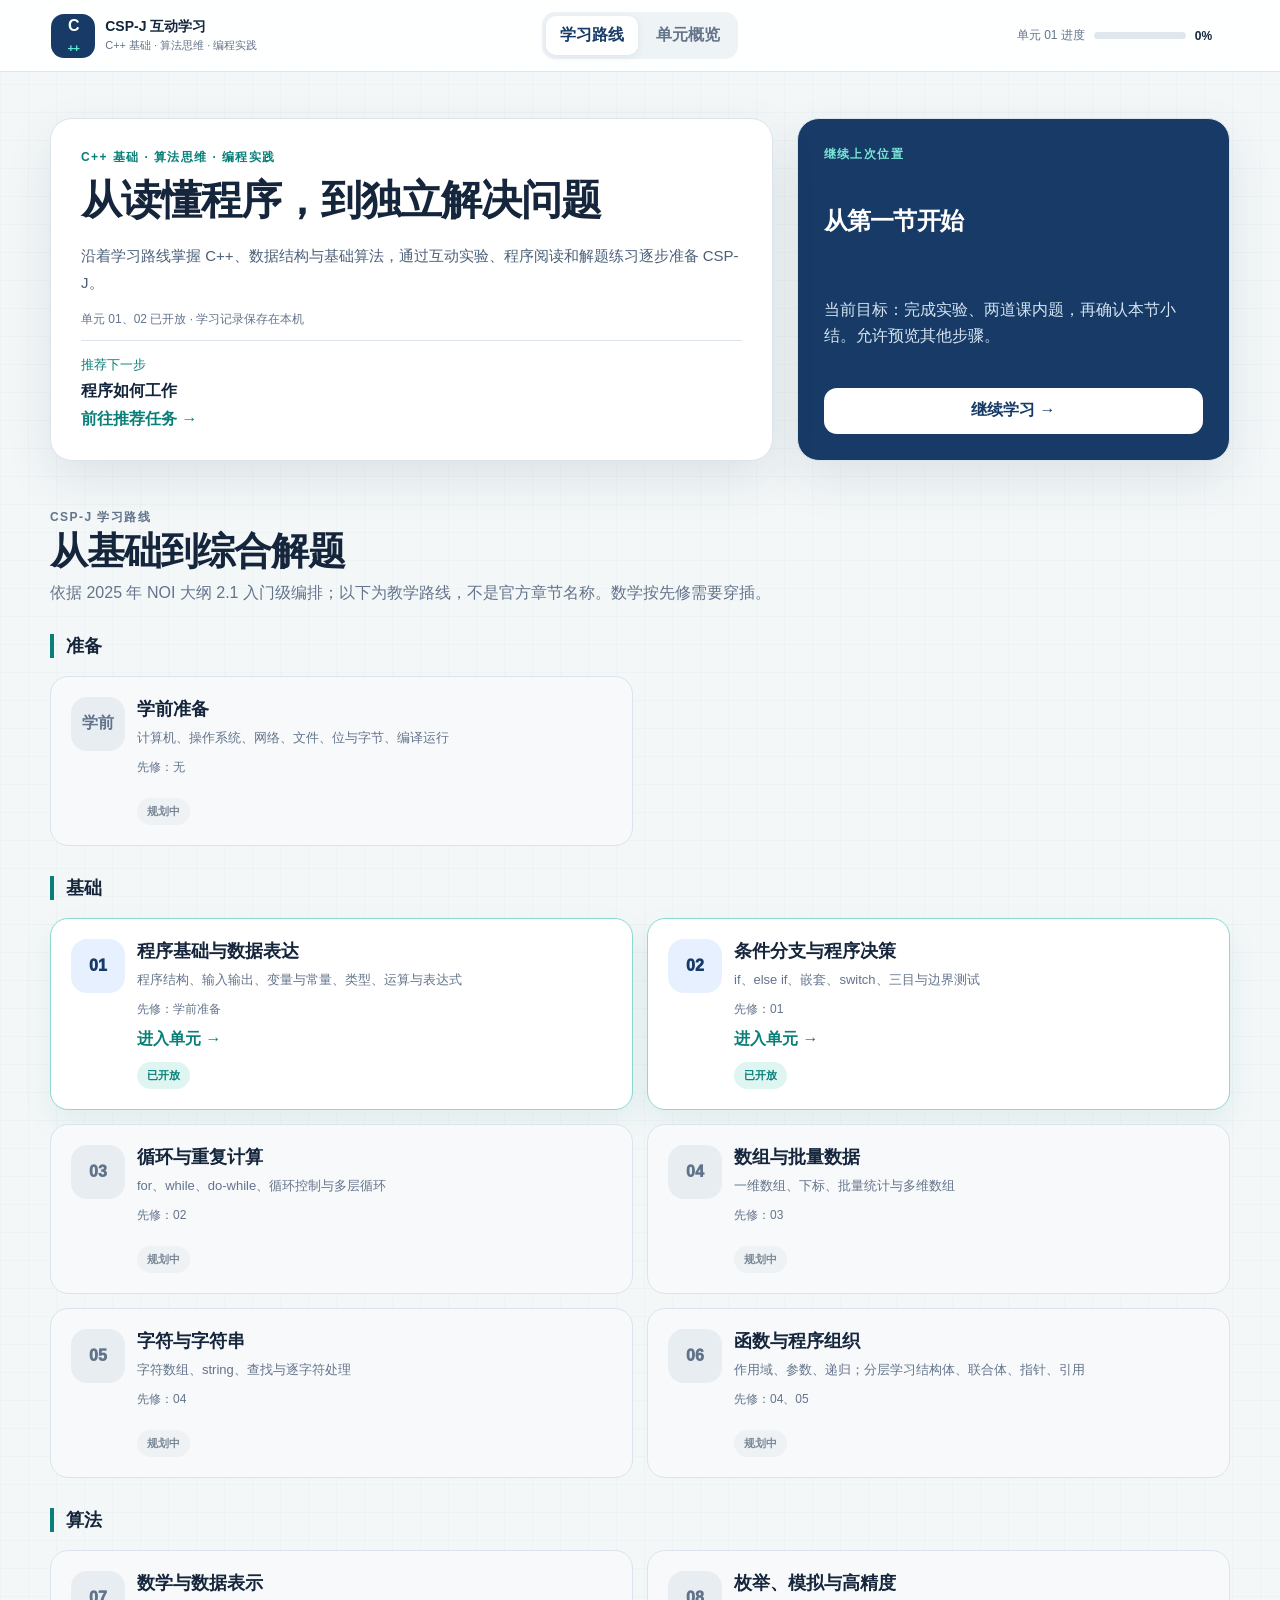
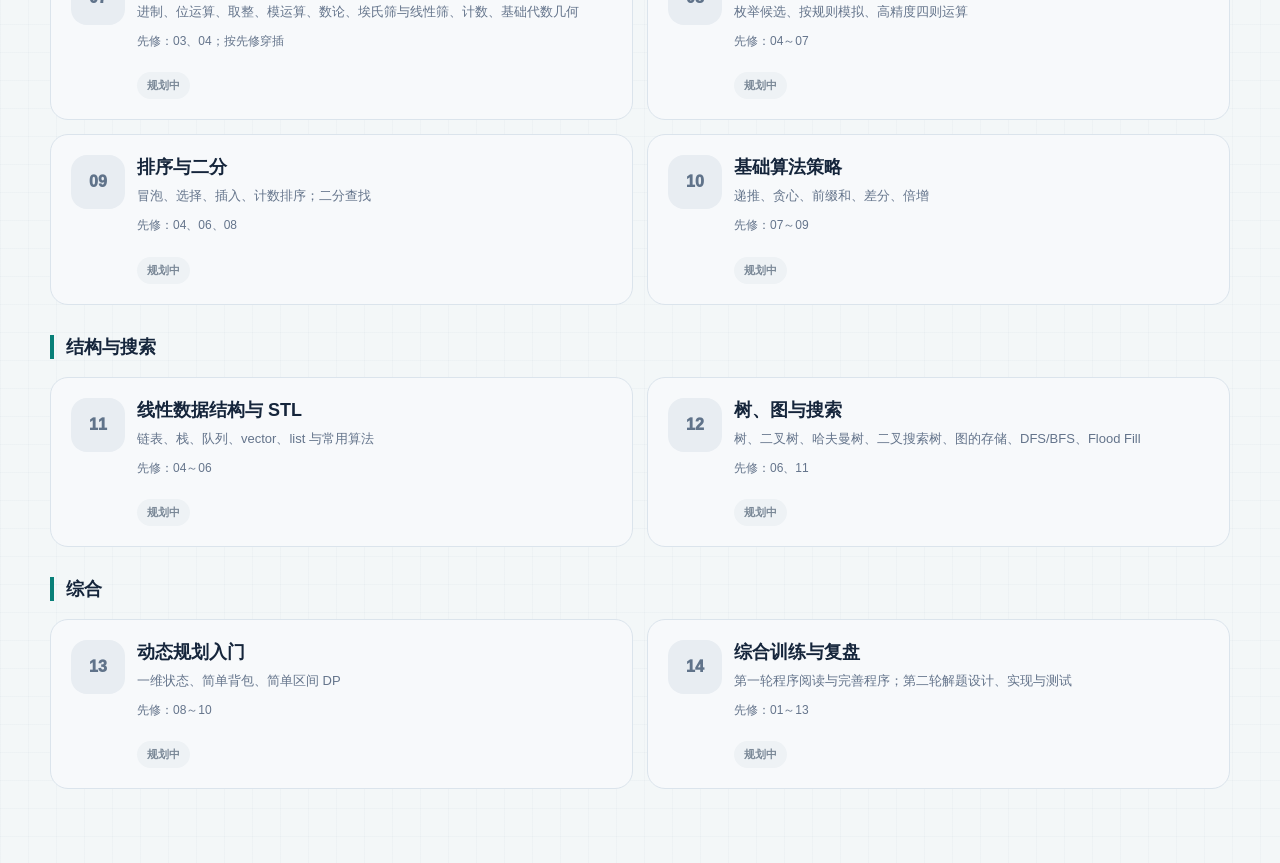
<file: GESP_Unit1_Interactive_Demo/index.html>
<!doctype html>
<html lang="zh-CN">
<head>
  <meta charset="utf-8">
  <meta name="viewport" content="width=device-width, initial-scale=1">
  <meta name="description" content="CSP-J 互动学习：C++ 基础、算法思维与编程实践">
  <title>CSP-J 互动学习</title>
  <link rel="stylesheet" href="styles.css">
</head>
<body>
  <header class="topbar">
    <button class="brand" type="button" data-nav="home" aria-label="返回学习路线">
      <span class="brand-mark">C<span>++</span></span>
      <span><strong>CSP-J 互动学习</strong><small>C++ 基础 · 算法思维 · 编程实践</small></span>
    </button>
    <nav class="topnav" aria-label="主要导航">
      <button class="nav-link active" type="button" data-nav="home">学习路线</button>
      <button class="nav-link" type="button" data-nav="unit">单元概览</button>
    </nav>
    <div class="header-progress" aria-label="单元学习进度">
      <span>单元进度</span>
      <div class="progress-track"><i id="headerProgressBar"></i></div>
      <strong id="headerProgressText">0%</strong>
    </div>
  </header>

  <main id="app" tabindex="-1"></main>

  <div class="toast" id="toast" role="status" aria-live="polite"></div>

  <script src="data/lessons.js"></script>
  <script src="data/questions.js"></script>
  <script src="app.js"></script>
</body>
</html>
</file>
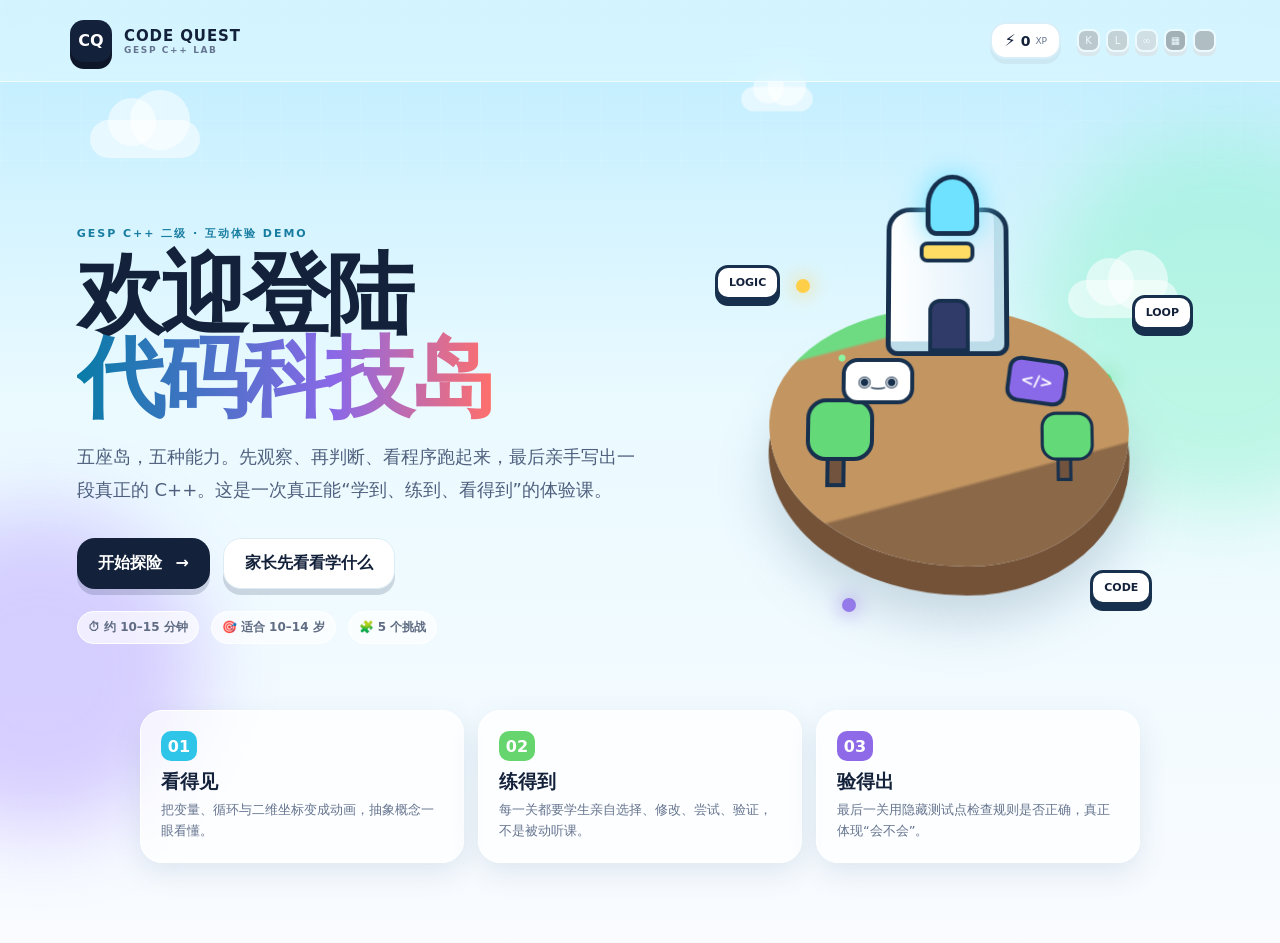
<file: CODE_QUEST_GESP_CPP_Demo_升级版.html>
<!doctype html>
<html lang="zh-CN">
<head>
  <meta charset="UTF-8" />
  <meta name="viewport" content="width=device-width, initial-scale=1.0" />
  <meta name="theme-color" content="#7dd8ff" />
  <title>CODE QUEST｜GESP C++ 二级互动体验·升级版</title>
  <meta name="description" content="五关互动体验：计算机认知、逻辑判断、循环追踪、二维建模与C++编程。" />
  <style>
:root{
  --ink:#13213a; --muted:#65748f; --paper:rgba(255,255,255,.9);
  --cyan:#2ec5e8; --cyan2:#087ca7; --lime:#67d56d; --yellow:#ffcc4b; --violet:#8f6ae8; --coral:#ff776f;
  --shadow:0 18px 50px rgba(50,89,130,.16); --soft:0 10px 28px rgba(50,89,130,.12);
  --radius:28px;
}
*{box-sizing:border-box}
html{scroll-behavior:smooth}
body{margin:0;font-family:"PingFang SC","Microsoft YaHei",ui-rounded,system-ui,-apple-system,sans-serif;color:var(--ink);background:linear-gradient(180deg,#bcecff 0,#eafaff 42%,#f9fbff 100%);min-height:100vh;overflow-x:hidden}
body:before{content:"";position:fixed;inset:0;pointer-events:none;background-image:linear-gradient(rgba(255,255,255,.18) 1px,transparent 1px),linear-gradient(90deg,rgba(255,255,255,.18) 1px,transparent 1px);background-size:40px 40px;mask-image:linear-gradient(#0008,transparent 75%)}
button,input,select,textarea{font:inherit}
.ambient{position:fixed;border-radius:50%;filter:blur(40px);opacity:.42;pointer-events:none}
.ambient-a{width:380px;height:380px;background:#7cf1c2;right:-130px;top:130px}
.ambient-b{width:320px;height:320px;background:#af91ff;left:-120px;bottom:70px}
.cloud{position:fixed;width:110px;height:38px;border-radius:40px;background:#fff8;filter:blur(.2px);z-index:0;animation:floatCloud 18s linear infinite}
.cloud:before,.cloud:after{content:"";position:absolute;background:#fff8;border-radius:50%}
.cloud:before{width:48px;height:48px;left:18px;top:-22px}
.cloud:after{width:60px;height:60px;right:10px;top:-30px}
.cloud-1{top:120px;left:7%;animation-duration:24s}
.cloud-2{top:280px;right:8%;animation-duration:31s}
.cloud-3{top:80px;right:35%;transform:scale(.65);animation-duration:27s}
@keyframes floatCloud{50%{transform:translateX(24px) translateY(8px)}}
.topbar{height:82px;display:flex;align-items:center;justify-content:space-between;padding:0 5vw;position:sticky;top:0;z-index:30;background:rgba(220,247,255,.72);backdrop-filter:blur(18px);border-bottom:1px solid rgba(255,255,255,.7)}
.brand{display:flex;align-items:center;gap:12px;background:none;border:0;color:var(--ink);cursor:pointer;text-align:left}
.brand-mark{width:42px;height:42px;border-radius:14px;display:grid;place-items:center;background:var(--ink);color:#fff;font-weight:900;box-shadow:0 7px 0 #0d1729}
.brand strong{display:block;font-size:15px;letter-spacing:.06em}
.brand small{display:block;color:var(--muted);font-size:9px;font-weight:800;letter-spacing:.18em}
.hud{display:flex;gap:16px;align-items:center}
.hud-item{display:flex;align-items:center;gap:5px;background:#fff;border:2px solid #d8eef8;border-radius:16px;padding:7px 12px;box-shadow:0 5px 0 #cce8f3}
.hud-item strong{font-size:14px}.hud-item small{font-size:9px;color:var(--muted)}
.core-strip{display:flex;gap:6px}
.core-dot{width:23px;height:23px;border-radius:8px;background:#fff6;border:2px solid #fff;box-shadow:0 4px 0 #c8e2ec;display:grid;place-items:center;font-size:10px;color:#fff;filter:grayscale(1);opacity:.55;transition:.35s}
.core-dot.on{filter:none;opacity:1;transform:translateY(-2px)}
main{position:relative;z-index:2}
.screen{display:none;min-height:calc(100vh - 82px);padding:58px 6vw 80px}
.screen.active{display:block;animation:screenIn .45s ease}
@keyframes screenIn{from{opacity:0;transform:translateY(9px)}to{opacity:1;transform:none}}
.eyebrow{font-size:11px;letter-spacing:.18em;font-weight:900;color:#187da0;text-transform:uppercase;margin-bottom:13px}
.hero-wrap{max-width:1180px;margin:0 auto;display:grid;grid-template-columns:1.05fr .95fr;align-items:center;gap:56px;min-height:590px}
.hero-copy h1{font-size:clamp(52px,7vw,88px);line-height:.94;margin:0 0 22px;letter-spacing:-.055em}
.hero-copy h1 span{background:linear-gradient(90deg,#087ca7,#8b68e7 62%,#ff6f6b);-webkit-background-clip:text;color:transparent}
.hero-copy>p{font-size:18px;line-height:1.8;color:#4f607e;max-width:600px}
.hero-actions{display:flex;gap:13px;margin:32px 0 22px;flex-wrap:wrap}
.btn{border:0;border-radius:18px;padding:14px 21px;font-weight:900;cursor:pointer;transition:.18s;box-shadow:0 6px 0 rgba(18,36,66,.16)}
.btn:hover{transform:translateY(-2px);box-shadow:0 8px 0 rgba(18,36,66,.16)}
.btn:active{transform:translateY(3px);box-shadow:0 3px 0 rgba(18,36,66,.16)}
.btn-primary{background:var(--ink);color:#fff}.btn-primary span{margin-left:8px}
.btn-ghost{background:#fff;color:var(--ink);border:1px solid #dcecf4}
.btn.full{width:100%;margin-top:18px}
.hero-meta{display:flex;gap:12px;flex-wrap:wrap;color:#5f6c83;font-size:12px;font-weight:700}
.hero-meta span{background:#ffffffa8;border:1px solid #fff;padding:7px 10px;border-radius:999px}
.hero-island{height:520px;position:relative;display:grid;place-items:center;perspective:700px}
.island-base{width:360px;height:260px;border-radius:48% 52% 45% 55%/45% 48% 52% 55%;position:relative;background:linear-gradient(165deg,#6edb83 0 17%,#c29561 18% 65%,#8b6848 66%);box-shadow:0 28px 0 #745238,0 52px 50px #48708a42;transform:rotateX(5deg);animation:islandFloat 4.5s ease-in-out infinite}
.grass{position:absolute;inset:0;border-radius:inherit;background:radial-gradient(circle at 20% 20%,#8cf49e 0 3px,transparent 4px),radial-gradient(circle at 72% 35%,#8cf49e 0 3px,transparent 4px)}
@keyframes islandFloat{50%{transform:rotateX(5deg) translateY(-9px)}}
.lab-tower{position:absolute;width:125px;height:155px;background:linear-gradient(90deg,#fff,#dceefa);left:116px;top:-105px;border-radius:24px 24px 12px 12px;border:5px solid #17304d;box-shadow:inset -10px -10px 0 #bcdce9}
.lab-tower:before{content:"";position:absolute;width:45px;height:55px;border-radius:50% 50% 20% 20%;background:#6fe2ff;left:35px;top:-40px;border:5px solid #17304d;box-shadow:0 0 30px #6fe2ff}
.tower-light{position:absolute;width:56px;height:22px;background:#ffdc63;border:4px solid #17304d;left:29px;top:31px;border-radius:8px}
.tower-door{position:absolute;width:42px;height:55px;background:#313b69;border:4px solid #17304d;bottom:-1px;left:38px;border-radius:12px 12px 0 0}
.pixel-tree{position:absolute;width:20px;height:55px;background:#72543e;border:4px solid #17304d;bottom:78px}
.pixel-tree:before{content:"";position:absolute;width:60px;height:55px;background:#63d978;border:4px solid #17304d;border-radius:20px;left:-24px;top:-38px}
.tree-a{left:57px}.tree-b{right:55px;transform:scale(.78)}
.code-chip{position:absolute;right:61px;top:52px;background:#8969e8;color:#fff;border:4px solid #17304d;border-radius:13px;padding:10px;font-weight:900;transform:rotate(8deg)}
.bot{position:absolute;left:72px;top:52px;background:#fff;border:4px solid #17304d;border-radius:16px;padding:10px 12px;font-weight:900;color:#17304d}
.floating-label{position:absolute;background:#fff;border:3px solid #17304d;box-shadow:0 6px 0 #17304d;border-radius:13px;padding:8px 11px;font-weight:900;font-size:11px;animation:labelFloat 3.5s ease-in-out infinite}
.label-a{left:4%;top:90px}.label-b{right:2%;top:120px;animation-delay:.6s}.label-c{right:10%;bottom:90px;animation-delay:1.2s}
@keyframes labelFloat{50%{transform:translateY(-9px)}}
.orb{position:absolute;width:14px;height:14px;border-radius:50%;background:#ffcf4a;box-shadow:0 0 20px #ffcf4a}.orb-1{left:20%;top:20%}.orb-2{right:18%;top:38%;background:#63df88;box-shadow:0 0 20px #63df88}.orb-3{left:29%;bottom:16%;background:#9b7bf2;box-shadow:0 0 20px #9b7bf2}
.promise-grid{max-width:1000px;margin:-20px auto 0;display:grid;grid-template-columns:repeat(3,1fr);gap:14px}
.promise-grid article{background:rgba(255,255,255,.72);border:1px solid #fff;border-radius:22px;padding:20px;box-shadow:var(--soft)}
.promise-grid h3{margin:8px 0 5px}.promise-grid p{margin:0;color:var(--muted);font-size:13px;line-height:1.6}
.mini-icon{display:inline-grid;place-items:center;width:36px;height:30px;border-radius:10px;color:#fff;font-weight:900}.cyan{background:var(--cyan)}.lime{background:var(--lime)}.violet{background:var(--violet)}
.section-head{max-width:720px;margin:0 auto 35px}.section-head.center{text-align:center}.section-head h2{font-size:40px;margin:0 0 10px;letter-spacing:-.035em}.section-head p{color:var(--muted)}
.map-stage{position:relative;max-width:1120px;height:500px;margin:0 auto;background:linear-gradient(#a8eaff,#ddf7ff 58%,#8ee0c9 59%,#5ac49f 100%);border:8px solid #fff;border-radius:38px;box-shadow:var(--shadow);overflow:hidden}
.map-stage:before{content:"";position:absolute;inset:auto 0 0;height:35%;background:radial-gradient(circle at 12% 70%,#95e89f 0 45px,transparent 46px),radial-gradient(circle at 34% 82%,#5fd286 0 70px,transparent 71px),radial-gradient(circle at 61% 71%,#80df97 0 58px,transparent 59px),radial-gradient(circle at 86% 83%,#66cd8a 0 75px,transparent 76px)}
.route{position:absolute;inset:0;width:100%;height:100%;pointer-events:none}.route path{fill:none;stroke:#fff;stroke-width:7;stroke-dasharray:15 13;stroke-linecap:round;filter:drop-shadow(0 3px 0 #5aa7bc)}
.island-node{position:absolute;border:0;background:none;text-align:center;cursor:pointer;color:var(--ink);transition:.2s}.island-node:hover{transform:translateY(-8px) scale(1.03)}
.island-node strong,.island-node small{display:block;background:#fff;padding:5px 9px}.island-node strong{border-radius:12px 12px 0 0;margin-top:-4px}.island-node small{font-size:10px;color:var(--muted);border-radius:0 0 12px 12px}
.tiny-island{width:105px;height:70px;border-radius:50% 50% 44% 56%;display:grid;place-items:center;font-size:32px;border:4px solid #17304d;box-shadow:0 10px 0 #17304d,0 19px 24px #456a7d55}.cyan-island{background:#55d5ee}.lime-island{background:#78df78}.yellow-island{background:#ffd256}.violet-island{background:#9c7af0}.coral-island{background:#ff837a}
.node-num{position:absolute;z-index:3;top:-8px;right:3px;background:#17304d;color:#fff;width:27px;height:27px;border-radius:9px;display:grid;place-items:center;font-weight:900}
.node-1{left:5%;top:230px}.node-2{left:25%;top:92px}.node-3{left:44%;top:180px}.node-4{left:65%;top:255px}.node-5{right:4%;top:80px}
.map-tip{max-width:760px;margin:18px auto 0;text-align:center;color:#60728c;font-size:12px}
.level-top{max-width:1180px;margin:0 auto 26px;display:grid;grid-template-columns:1fr auto 1fr;align-items:center;gap:14px}
.back-map{justify-self:start;border:0;background:#fff;border-radius:14px;padding:10px 13px;font-weight:800;color:var(--ink);cursor:pointer}
.level-badge{justify-self:center;border:3px solid #17304d;box-shadow:0 5px 0 #17304d;border-radius:13px;padding:7px 12px;font-size:11px;font-weight:900;letter-spacing:.08em}
.cyan-bg{background:#55d5ee}.lime-bg{background:#78df78}.yellow-bg{background:#ffd256}.violet-bg{background:#9c7af0;color:#fff}.coral-bg{background:#ff837a}
.level-progress{height:10px;background:#d6eaf3;border:2px solid #fff;border-radius:999px;overflow:hidden}.level-progress span{height:100%;display:block;background:linear-gradient(90deg,#2ec5e8,#8f6ae8,#ff776f);border-radius:999px}
.level-layout{max-width:1180px;margin:0 auto;display:grid;grid-template-columns:310px 1fr;gap:20px}
.mission-card,.game-card{border-radius:var(--radius);box-shadow:var(--shadow);border:2px solid rgba(255,255,255,.8)}
.mission-card{padding:28px;min-height:540px;position:relative;overflow:hidden}.mission-card:after{content:"";position:absolute;width:170px;height:170px;border-radius:50%;background:#fff4;right:-70px;bottom:-70px}
.cyan-panel{background:linear-gradient(160deg,#b7f1fb,#eaffff)}.lime-panel{background:linear-gradient(160deg,#c8f5bd,#f4ffe9)}.yellow-panel{background:linear-gradient(160deg,#ffe9a4,#fff9df)}.violet-panel{background:linear-gradient(160deg,#dacbff,#f5f0ff)}.coral-panel{background:linear-gradient(160deg,#ffc8c1,#fff0ed)}
.mission-icon{font-size:46px;margin-bottom:25px}.mission-card h2{font-size:31px;line-height:1.12;margin:5px 0 14px;letter-spacing:-.04em}.mission-card p{color:#53647d;line-height:1.8;font-size:14px}.mission-card code{background:#fff8;padding:2px 6px;border-radius:6px}
.skill-tags{display:flex;gap:7px;flex-wrap:wrap;margin-top:24px}.skill-tags span,.example-pills span{background:#fff;border:1px solid #fff;border-radius:999px;padding:7px 9px;font-size:11px;font-weight:800;color:#53647d}
.game-card{background:rgba(255,255,255,.89);padding:32px;min-height:540px}
.step-kicker{font-size:11px;color:#718098;font-weight:900;letter-spacing:.12em;text-transform:uppercase}
.game-card h3{font-size:29px;margin:5px 0 8px}
.question{color:#465874;line-height:1.75;font-size:18px;font-weight:700}
.coach-banner{margin:16px 0 18px;padding:16px 18px;border-radius:18px;font-size:16px;line-height:1.65;font-weight:800;border:2px solid #fff;box-shadow:0 8px 18px rgba(59,94,140,.09)}
.coach-cyan{background:linear-gradient(135deg,#e0fbff,#eefcff);color:#0d7196}
.coach-lime{background:linear-gradient(135deg,#efffe8,#fbffef);color:#558a32}
.coach-yellow{background:linear-gradient(135deg,#fff4cf,#fff9e6);color:#9b6e00}
.coach-violet{background:linear-gradient(135deg,#f0e9ff,#fbf8ff);color:#6b55b9}
.coach-coral{background:linear-gradient(135deg,#fff0ec,#fff7f4);color:#bd5b49}
.farm-scene{margin:28px 0;display:flex;align-items:center;justify-content:center;gap:14px;background:linear-gradient(#e6faff,#e6faff 60%,#c9edae 61%);border-radius:22px;padding:30px 20px;border:1px solid #d4eef6;position:relative;flex-wrap:wrap}
.upgraded-scene{padding-top:58px}
.farm-focus{position:absolute;left:16px;right:16px;top:14px;background:#ffffffd8;border:1px solid #fff;border-radius:999px;padding:9px 14px;font-size:14px;font-weight:800;color:#42627e;text-align:center;box-shadow:var(--soft)}
.scene-unit{min-width:110px;display:grid;justify-items:center;gap:6px;padding:10px 10px 12px;border-radius:20px;transition:.25s;border:2px solid transparent}
.scene-unit small{display:block;font-size:11px;color:#53647d;font-weight:900}
.scene-unit.active{transform:translateY(-4px) scale(1.04);background:#fff;border-color:#fff;box-shadow:0 12px 24px rgba(69,107,150,.18)}
.scene-unit.active::after{content:"当前焦点";font-size:10px;color:#fff;background:#17304d;border-radius:999px;padding:4px 8px}
.soil,.sensor,.controller{font-size:42px;text-align:center}
.ram-chip{font-size:38px;color:#3f6ddb}
.digit-bubble{font-size:26px;font-weight:900;color:#7a54dc;background:#f3edff;border:2px dashed #ab8df0}
.wave{font-size:13px;color:#2d9dbb;animation:pulse 1.3s infinite}.data-arrow{font-family:monospace;color:#2d9dbb;font-size:14px;font-weight:900;animation:pulse 1.5s infinite;padding:0 8px}
@keyframes pulse{50%{opacity:.35}}
.option-grid{display:grid;grid-template-columns:repeat(2,1fr);gap:12px}.option{border:2px solid #dcecf4;background:#fff;border-radius:16px;padding:16px 17px;text-align:left;font-weight:800;font-size:15px;cursor:pointer;transition:.15s}.option:hover{border-color:#6ad0e7;transform:translateY(-2px)}.option.correct{border-color:#52c96c;background:#ecffef}.option.wrong{border-color:#ff817b;background:#fff1ef}
.feedback{min-height:54px;margin-top:18px;border-radius:16px;padding:12px 16px;display:flex;align-items:center;font-size:15px;line-height:1.6;font-weight:800}.feedback.ok{background:#effff0;color:#2a8b3c}.feedback.bad{background:#fff1ef;color:#b54b46}.feedback:not(.ok):not(.bad){background:#f5f8fb;color:#72839a}
.laser-door{margin:10px auto 22px;height:170px;max-width:310px;position:relative;background:linear-gradient(180deg,#dff7ff,#edf8ff);border-radius:28px;border:3px solid #d3eaf2;overflow:hidden;box-shadow:inset 0 -25px 0 #aee8f0}
.door-panel{position:absolute;inset:18px 38px 18px;background:#21334f;border-radius:18px;display:grid;place-items:center;color:#bde7ff;box-shadow:inset 0 0 0 3px #4e6b94}.door-panel span{font-size:12px;letter-spacing:.18em}.door-panel strong{font-size:30px}
.laser{position:absolute;left:53px;right:53px;height:7px;background:linear-gradient(90deg,#ff8880,#ff4b6d);border-radius:999px;box-shadow:0 0 18px #ff5776}.l-a{top:53px}.l-b{top:84px}.l-c{top:115px}.laser-door.open .laser{animation:laserOff .35s forwards}.laser-door.open .door-panel{background:#163225;color:#c9ffd8;box-shadow:inset 0 0 0 3px #70cb86}
@keyframes laserOff{to{opacity:0;transform:scaleX(.1)}}
.big-rule{font-size:18px;color:#4a5b73;margin:0 0 18px}
.logic-console{display:grid;gap:16px}
.logic-values{display:flex;gap:12px;flex-wrap:wrap}.logic-values label{background:#f4f8fa;border-radius:16px;padding:12px 14px;font-weight:900;display:flex;gap:8px;align-items:center}.logic-values input{width:76px;border:0;border-radius:11px;background:#fff;padding:9px;font-weight:900;text-align:center;outline:none}
.truth-pills{display:grid;grid-template-columns:repeat(3,1fr);gap:10px}.truth-pill{background:#f7fafb;border-radius:18px;padding:14px 16px;border:1px solid #e1ebf2}.truth-pill small{display:block;font-size:10px;color:#8191a7;font-weight:900;letter-spacing:.12em}.truth-pill strong{display:block;margin-top:6px;font-size:18px}.truth-pill.final{background:linear-gradient(135deg,#edf8ff,#f7fbff)}
.logic-builder{display:flex;align-items:center;gap:12px;flex-wrap:wrap;background:#0f192b;color:#d5eafd;border-radius:18px;padding:18px;font:16px Consolas,monospace;font-weight:700}.logic-builder select{border:0;background:#ffe36b;color:#16243a;padding:10px 16px;border-radius:12px;font-weight:900;outline:none}
.quick-presets{display:flex;gap:10px;flex-wrap:wrap}.mini-chip{border:1px solid #d7e5dc;background:#fff;border-radius:999px;padding:8px 12px;font-size:12px;font-weight:800;cursor:pointer}
.loop-editor,.ide{background:#0f192b;color:#d5eafd;border-radius:20px;overflow:hidden;box-shadow:inset 0 0 0 1px #293951}.editor-top{height:40px;background:#16243a;display:flex;align-items:center;padding:0 13px;gap:7px}.editor-top small{margin-left:6px;color:#7890ad}.dot{width:10px;height:10px;border-radius:50%}.red{background:#ff6d69}.yellow{background:#ffcf55}.green{background:#63d674}
.loop-editor pre{margin:0;padding:22px;font:15px/1.9 Consolas,monospace;white-space:pre-wrap}.loop-editor input{width:44px;border:0;border-bottom:2px solid #ffd45f;background:transparent;color:#ffd45f;text-align:center;font-family:inherit;font-weight:900;outline:0}.kw{color:#ff80b0}.type{color:#63d9ff}.fn{color:#ffd55b}
.track-wrap{height:150px;position:relative;display:flex;align-items:center;margin:20px 0}.track{position:absolute;left:2%;right:2%;display:grid;grid-template-columns:repeat(10,1fr);gap:5px}.track-cell{height:62px;border-radius:13px;background:#ecf4f7;border:2px solid #d7e6ec;display:flex;align-items:flex-end;justify-content:center;padding-bottom:7px;font-size:9px;color:#708298;font-weight:900}.track-cell.goal{background:#eaffd9;border-color:#80d55c}.track-cell.flash{transform:scale(1.05);background:#d6f3ff;border-color:#64ccec}
.robot{position:absolute;font-size:42px;left:3%;top:24px;z-index:2;transition:left .45s cubic-bezier(.2,.8,.2,1);filter:drop-shadow(0 8px 7px #6b819244)}
.loop-controls{display:flex;gap:10px;align-items:center;flex-wrap:wrap}.goal-pill{margin-left:auto;background:#f2f8e9;color:#59913d;border-radius:999px;padding:9px 11px;font-size:11px;font-weight:800}
.tracker{display:grid;grid-template-columns:repeat(3,1fr);gap:8px;margin-top:17px}.tracker div{background:#f5f8fc;border-radius:15px;padding:10px 13px}.tracker small{display:block;color:#8390a3;font-size:8px;font-weight:900}.tracker strong{font-family:Consolas,monospace;font-size:19px}
.trace-stream{margin-top:16px;display:grid;grid-template-columns:repeat(auto-fit,minmax(150px,1fr));gap:10px;background:#f7fafc;border-radius:18px;padding:14px;border:1px solid #e4ebf2;min-height:90px}.trace-placeholder{color:#7e8da3;font-size:13px;line-height:1.6;font-weight:700}.trace-chip{background:#fff;border-radius:14px;padding:12px;border:1px solid #dce8ef;box-shadow:0 5px 12px rgba(77,102,137,.08)}.trace-chip strong{display:block;font:700 18px Consolas,monospace;margin-bottom:4px}.trace-chip small{display:block;color:#66778f;font-size:12px;line-height:1.5}
.grid-game{padding:25px}.grid-toolbar{display:flex;justify-content:space-between;align-items:center;gap:15px;margin-bottom:20px}.grid-toolbar h3{margin:4px 0}.segmented{background:#eef3f8;border-radius:14px;padding:4px;display:flex}.segmented button{border:0;background:transparent;padding:8px 10px;border-radius:10px;font-weight:800;font-size:11px;color:#6d7d94;cursor:pointer}.segmented button.active{background:#fff;color:var(--ink);box-shadow:0 3px 10px #6e829b22}
.grid-workbench{display:grid;grid-template-columns:minmax(340px,1fr) 280px;gap:22px}.pixel-grid{aspect-ratio:1;display:grid;grid-template-columns:repeat(7,1fr);grid-template-rows:repeat(7,1fr);gap:5px;background:#dfe9f1;border-radius:22px;padding:10px}.pixel{background:#fff;border-radius:8px;border:1px solid #d6e2eb;display:grid;place-items:center;font-size:8px;color:transparent;transition:.22s;cursor:crosshair}.pixel:hover{color:#62728a;transform:scale(1.06);z-index:1}.pixel.on{background:linear-gradient(145deg,#8f6ae8,#5e4bc6);border-color:#624ec7;box-shadow:0 4px 0 #513cae;color:#fff}.pixel.target{outline:2px dashed #ff776f;outline-offset:-3px}.pixel.scan{background:#dff8ff;border-color:#7fd8ec;color:#60728c}
.scan-row{display:flex;gap:10px;align-items:flex-start;margin-top:14px}.scan-status{background:#f7f5ff;border-radius:16px;padding:12px 14px;font-size:14px;font-weight:700;color:#736a8f;line-height:1.6;flex:1;border:1px solid #ebe4ff}
.rule-panel{background:#f7f4ff;border-radius:20px;padding:20px}.rule-panel small{font-size:9px;letter-spacing:.15em;color:#8278a1;font-weight:900}.rule-panel h4{font-size:17px}.rule-options{display:grid;gap:9px}.rule-btn{border:2px solid #ddd5f6;background:#fff;border-radius:13px;padding:11px;text-align:left;font-family:Consolas,monospace;font-size:12px;font-weight:800;cursor:pointer}.rule-btn:hover{border-color:#9b7bf2}.rule-btn.correct{background:#efffe8;border-color:#68ca65}.coordinate-readout{margin-top:16px;border-top:1px solid #e4ddf3;padding-top:15px;font-size:11px;color:#756c8f}.coordinate-readout strong{display:block;font:18px Consolas,monospace;color:var(--ink);margin-top:5px}
.code-layout{grid-template-columns:320px 1fr}.hint-box{margin-top:18px;background:#fff8;border-radius:17px;padding:15px}.hint-box p{margin:6px 0 0}.code-card{padding:22px}
.ide textarea{width:100%;min-height:360px;resize:vertical;background:#0f192b;color:#d8ecfa;border:0;outline:0;padding:20px;font:14px/1.65 Consolas,"Courier New",monospace;tab-size:4}
.demo-tag{margin-left:auto;background:#ffdb62;color:#26324a;font-size:8px;font-weight:900;border-radius:7px;padding:4px 7px}
.code-actions{display:flex;align-items:end;gap:9px;margin:13px 0;flex-wrap:wrap}.custom-input{display:flex;gap:6px;align-items:center;background:#f4f7fa;padding:7px 10px;border-radius:13px;margin-right:auto}.custom-input label{font-size:10px;font-weight:900;color:#77869a}.custom-input input{width:48px;border:0;background:#fff;border-radius:8px;padding:7px;text-align:center;font-weight:900;outline:0}
.square-trace{margin:0 0 12px;background:#fff5ec;border:1px solid #ffe1cc;color:#96563c;border-radius:18px;padding:14px 16px;font-size:14px;font-weight:700;line-height:1.7}
.square-chip{display:inline-flex;align-items:center;gap:8px;background:#fff;border:1px solid #ffd8be;border-radius:999px;padding:8px 11px;margin:6px 6px 0 0;font:700 13px Consolas,monospace}
.terminal{background:#111a27;color:#d9e9f6;border-radius:17px;overflow:hidden;min-height:140px}.terminal-head{display:flex;justify-content:space-between;align-items:center;padding:10px 13px;border-bottom:1px solid #263347;font-size:9px;letter-spacing:.1em;color:#7f93aa}.terminal-head button{border:0;background:#28354a;color:#ffe36b;border-radius:8px;padding:6px 8px;cursor:pointer}.terminal #terminalBody{padding:15px;font:12px/1.75 Consolas,monospace;white-space:pre-wrap}.test-row{display:grid;grid-template-columns:75px 1fr 110px;gap:8px;padding:4px 0}.pass{color:#6de487}.fail{color:#ff7973}.pending{color:#8ea0b4}
.result-shell,.parent-shell{max-width:1050px;margin:20px auto}.result-hero{display:flex;align-items:center;gap:25px;background:linear-gradient(135deg,#14243c,#253e67);color:#fff;border-radius:32px;padding:32px;box-shadow:var(--shadow)}.result-hero .eyebrow{color:#7fe5ff}.result-hero h2{font-size:38px;margin:0 0 7px}.result-hero p{color:#bed2e4;line-height:1.6}
.core-reactor{width:110px;height:110px;flex:0 0 110px;border-radius:35px;background:conic-gradient(#2ec5e8,#67d56d,#ffcc4b,#8f6ae8,#ff776f,#2ec5e8);padding:7px;animation:reactor 5s linear infinite}@keyframes reactor{to{transform:rotate(360deg)}}.core-reactor span{width:100%;height:100%;border-radius:29px;background:#0d182b;display:grid;place-items:center;font:800 26px Consolas;color:#fff;animation:reactorInner 5s linear infinite reverse}@keyframes reactorInner{to{transform:rotate(360deg)}}
.result-grid{display:grid;grid-template-columns:1.3fr .7fr;gap:18px;margin:18px 0}.report-card,.stats-card{background:#fff;border-radius:26px;padding:25px;box-shadow:var(--soft)}.report-head{display:flex;justify-content:space-between;align-items:center}.report-head small{font-size:9px;letter-spacing:.14em;color:#8290a4;font-weight:900}.report-head h3{margin:3px 0}.rank{width:52px;height:52px;border-radius:17px;display:grid;place-items:center;background:#ffe473;border:3px solid #17304d;box-shadow:0 5px 0 #17304d;font-size:24px;font-weight:900}.skill-bars{display:grid;gap:13px;margin-top:20px}.skill-row{display:grid;grid-template-columns:90px 1fr 38px;gap:10px;align-items:center;font-size:11px;font-weight:800}.bar{height:10px;border-radius:999px;background:#edf1f5;overflow:hidden}.bar span{display:block;height:100%;border-radius:999px;background:linear-gradient(90deg,#2ec5e8,#8f6ae8)}.stat-grid{display:grid;grid-template-columns:1fr 1fr;gap:9px}.stat-grid div{background:#f5f8fb;border-radius:17px;padding:16px}.stat-grid strong{font-size:23px;display:block}.stat-grid small{font-size:9px;color:#7d8ba0}
.parent-cards{display:grid;grid-template-columns:repeat(5,1fr);gap:12px}.parent-cards article{background:#fff;border-radius:22px;padding:18px;box-shadow:var(--soft);min-height:170px}.parent-cards article span{font:900 11px Consolas;color:#1885aa}.parent-cards h3{font-size:17px}.parent-cards p{font-size:12px;line-height:1.6;color:#697990}.course-bridge{margin-top:20px;background:linear-gradient(135deg,#e2f9ff,#f0ebff);border:2px solid #fff;border-radius:27px;padding:25px;display:flex;align-items:center;justify-content:space-between;gap:20px;box-shadow:var(--soft)}.course-bridge h3{font-size:26px;margin:4px 0}.course-bridge p{color:#62738d}
.toast{position:fixed;left:50%;bottom:28px;transform:translate(-50%,30px);background:#15233b;color:#fff;border-radius:15px;padding:11px 16px;z-index:100;opacity:0;pointer-events:none;transition:.25s;font-size:12px;font-weight:800;box-shadow:0 12px 30px #16284655}.toast.show{opacity:1;transform:translate(-50%,0)}.confetti{position:fixed;inset:0;pointer-events:none;z-index:90;overflow:hidden}.confetti-piece{position:absolute;width:9px;height:14px;top:-20px;border-radius:2px;animation:fall 1.5s ease-in forwards}@keyframes fall{to{transform:translateY(110vh) rotate(640deg);opacity:.5}}
@media (max-width:900px){.hero-wrap{grid-template-columns:1fr}.hero-island{height:430px}.promise-grid{grid-template-columns:1fr}.level-layout,.code-layout{grid-template-columns:1fr}.mission-card{min-height:auto}.grid-workbench{grid-template-columns:1fr}.parent-cards{grid-template-columns:1fr 1fr}.result-grid{grid-template-columns:1fr}.node-1{left:2%}.node-2{left:21%}.node-3{left:40%}.node-4{left:61%}.node-5{right:1%}.tiny-island{width:90px}.map-stage{height:450px}.level-top{grid-template-columns:1fr auto}.level-progress{grid-column:1/-1}.grid-toolbar{align-items:flex-start;flex-direction:column}}
@media (max-width:620px){.topbar{height:70px;padding:0 4vw}.hud-item{display:none}.screen{padding:35px 4vw 65px}.hero-wrap{min-height:auto}.hero-copy h1{font-size:51px}.hero-copy>p{font-size:15px}.hero-island{transform:scale(.78);margin:-45px 0}.core-strip{gap:3px}.core-dot{width:20px;height:20px}.map-stage{height:650px}.route{display:none}.island-node{position:absolute}.node-1{left:8%;top:55px}.node-2{right:8%;left:auto;top:160px}.node-3{left:10%;top:275px}.node-4{right:8%;left:auto;top:385px}.node-5{left:31%;right:auto;top:505px}.option-grid{grid-template-columns:1fr}.game-card{padding:20px}.level-layout{gap:12px}.level-top{margin-bottom:14px}.grid-workbench{grid-template-columns:1fr}.pixel-grid{min-width:0}.segmented{width:100%;overflow:auto}.parent-cards{grid-template-columns:1fr}.course-bridge,.result-hero{flex-direction:column;align-items:flex-start}.result-hero h2{font-size:30px}.code-actions{align-items:stretch}.custom-input{width:100%;margin:0}.test-row{grid-template-columns:62px 1fr 76px}.brand strong{font-size:12px}.brand small{font-size:8px}.truth-pills{grid-template-columns:1fr}.scan-row{flex-direction:column}.question{font-size:16px}.coach-banner{font-size:15px}}

</style>
</head>
<body>
  <div class="ambient ambient-a"></div>
  <div class="ambient ambient-b"></div>
  <div class="cloud cloud-1"></div>
  <div class="cloud cloud-2"></div>
  <div class="cloud cloud-3"></div>

  <header class="topbar">
    <button class="brand" id="brandBtn" aria-label="返回首页">
      <span class="brand-mark">CQ</span>
      <span><strong>CODE QUEST</strong><small>GESP C++ LAB</small></span>
    </button>
    <div class="hud">
      <div class="hud-item"><span>⚡</span><strong id="xpValue">0</strong><small>XP</small></div>
      <div class="core-strip" id="coreStrip" aria-label="能力核心进度"></div>
    </div>
  </header>

  <main>
    <section class="screen active" id="screen-home">
      <div class="hero-wrap">
        <div class="hero-copy">
          <div class="eyebrow">GESP C++ 二级 · 互动体验 Demo</div>
          <h1>欢迎登陆<br><span>代码科技岛</span></h1>
          <p>五座岛，五种能力。先观察、再判断、看程序跑起来，最后亲手写出一段真正的 C++。这是一次真正能“学到、练到、看得到”的体验课。</p>
          <div class="hero-actions">
            <button class="btn btn-primary" data-go="map">开始探险 <span>→</span></button>
            <button class="btn btn-ghost" id="parentPreviewBtn">家长先看看学什么</button>
          </div>
          <div class="hero-meta">
            <span>⏱ 约 10–15 分钟</span>
            <span>🎯 适合 10–14 岁</span>
            <span>🧩 5 个挑战</span>
          </div>
        </div>
        <div class="hero-island" aria-hidden="true">
          <div class="orb orb-1"></div><div class="orb orb-2"></div><div class="orb orb-3"></div>
          <div class="island-base">
            <div class="grass"></div>
            <div class="lab-tower"><div class="tower-light"></div><div class="tower-door"></div></div>
            <div class="pixel-tree tree-a"></div><div class="pixel-tree tree-b"></div>
            <div class="code-chip">&lt;/&gt;</div>
            <div class="bot">◉‿◉</div>
          </div>
          <div class="floating-label label-a">LOGIC</div>
          <div class="floating-label label-b">LOOP</div>
          <div class="floating-label label-c">CODE</div>
        </div>
      </div>

      <div class="promise-grid">
        <article><span class="mini-icon cyan">01</span><h3>看得见</h3><p>把变量、循环与二维坐标变成动画，抽象概念一眼看懂。</p></article>
        <article><span class="mini-icon lime">02</span><h3>练得到</h3><p>每一关都要学生亲自选择、修改、尝试、验证，不是被动听课。</p></article>
        <article><span class="mini-icon violet">03</span><h3>验得出</h3><p>最后一关用隐藏测试点检查规则是否正确，真正体现“会不会”。</p></article>
      </div>
    </section>

    <section class="screen" id="screen-map">
      <div class="section-head center">
        <div class="eyebrow">WORLD MAP</div>
        <h2>五座科技岛，准备出发</h2>
        <p>从“知道”开始，最终抵达“独立编程”。</p>
      </div>
      <div class="map-stage">
        <svg class="route" viewBox="0 0 1000 420" preserveAspectRatio="none" aria-hidden="true">
          <path d="M95,290 C250,380 295,130 430,195 S650,350 745,190 S875,95 920,145" />
        </svg>
        <button class="island-node node-1" data-level="1"><span class="node-num">1</span><div class="tiny-island cyan-island">🔎</div><strong>信息侦探局</strong><small>计算机认知</small></button>
        <button class="island-node node-2 locked-soft" data-level="2"><span class="node-num">2</span><div class="tiny-island lime-island">🔐</div><strong>逻辑机关门</strong><small>条件与逻辑</small></button>
        <button class="island-node node-3 locked-soft" data-level="3"><span class="node-num">3</span><div class="tiny-island yellow-island">🤖</div><strong>循环能量塔</strong><small>程序追踪</small></button>
        <button class="island-node node-4 locked-soft" data-level="4"><span class="node-num">4</span><div class="tiny-island violet-island">▦</div><strong>像素造型工坊</strong><small>二维建模</small></button>
        <button class="island-node node-5 locked-soft" data-level="5"><span class="node-num">5</span><div class="tiny-island coral-island">&lt;/&gt;</div><strong>平方猎人</strong><small>C++ 编程</small></button>
      </div>
      <div class="map-tip">完成一关会点亮一枚能力核心。Demo 中可自由进入任意岛屿体验。</div>
    </section>

    <section class="screen level-screen" id="screen-level1" data-level-screen="1">
      <div class="level-top"><button class="back-map">← 科技岛地图</button><div class="level-badge cyan-bg">LEVEL 01</div><div class="level-progress"><span style="width:20%"></span></div></div>
      <div class="level-layout">
        <aside class="mission-card cyan-panel">
          <div class="mission-icon">🔎</div><div class="eyebrow">信息侦探局</div><h2>谁在给计算机传递情报？</h2><p>第一关统一在同一张“科技农场信息流图”里观察不同对象。重点不是看外形，而是看<strong>信息是流入、处理、存储还是输出</strong>。</p>
          <div class="skill-tags"><span>计算机基础</span><span>输入输出</span><span>存储</span></div>
        </aside>
        <div class="game-card">
          <div class="step-kicker">任务 <span id="l1StepNum">1</span> / 3</div>
          <h3 id="l1Title">智能温室正在采集土壤湿度</h3>
          <p class="question" id="l1Question">湿度传感器把外界信息送进中央控制器，它最像计算机中的哪一类设备？</p>
          <div class="coach-banner coach-cyan" id="l1Coach">先别急着选答案：判断“输入 / 输出 / 存储”，要看信息流往哪里走。</div>
          <div class="farm-scene upgraded-scene" id="farmScene">
            <div class="farm-focus" id="l1SceneTip">当前观察焦点：传感器把信息送进中央控制器。</div>
            <div class="soil scene-unit" data-scene="sensor">🌱<small>农场环境</small><span class="wave">)))</span></div>
            <div class="sensor scene-unit" data-scene="sensor">📡<small>湿度传感器</small></div>
            <div class="data-arrow">0101 0110 →</div>
            <div class="controller scene-unit" data-scene="sensor">🖥️<small>中央控制器</small></div>
            <div class="ram-chip scene-unit" data-scene="ram">💾<small>RAM 内存条</small></div>
            <div class="digit-bubble scene-unit" data-scene="char">5 / '5'<small>数字 vs 字符</small></div>
          </div>
          <div class="option-grid" id="l1Options"></div>
          <div class="feedback" id="l1Feedback"></div>
        </div>
      </div>
    </section>

    <section class="screen level-screen" id="screen-level2" data-level-screen="2">
      <div class="level-top"><button class="back-map">← 科技岛地图</button><div class="level-badge lime-bg">LEVEL 02</div><div class="level-progress"><span style="width:40%"></span></div></div>
      <div class="level-layout">
        <aside class="mission-card lime-panel"><div class="mission-icon">🔐</div><div class="eyebrow">逻辑机关门</div><h2>写对规则，门才会开</h2><p>逻辑表达式最怕“脑子里明白、代码里糊涂”。我们把规则拆成两个条件，看它们分别是真是假，再决定最终结果。</p><div class="skill-tags"><span>逻辑表达式</span><span>&& / ||</span><span>条件判断</span></div></aside>
        <div class="game-card">
          <div class="coach-banner coach-lime" id="logicCoach">先用中文说一遍：x 不大于 5，而且 y 大于 10。注意“而且”通常意味着两个条件要同时成立。</div>
          <div class="laser-door" id="laserDoor"><div class="door-panel"><span>ACCESS</span><strong id="doorStatus">LOCKED</strong></div><div class="laser l-a"></div><div class="laser l-b"></div><div class="laser l-c"></div></div>
          <div class="logic-console">
            <p class="big-rule">实验室规则：<strong>x 不大于 5，而且 y 大于 10</strong></p>
            <div class="logic-values"><label>x <input id="logicX" type="number" value="4"></label><label>y <input id="logicY" type="number" value="11"></label></div>
            <div class="truth-pills"><div class="truth-pill"><small>左条件</small><strong id="leftTruth">x <= 5 ?</strong></div><div class="truth-pill"><small>右条件</small><strong id="rightTruth">y > 10 ?</strong></div><div class="truth-pill final"><small>最终结果</small><strong id="finalTruth">—</strong></div></div>
            <div class="logic-builder"><code>x &lt;= 5</code><select id="logicOp"><option value="">?</option><option value="&&">&&</option><option value="||">||</option></select><code>y &gt; 10</code></div>
            <div class="quick-presets"><button class="mini-chip" data-preset="4,11">示例 A：4,11</button><button class="mini-chip" data-preset="7,11">示例 B：7,11</button><button class="mini-chip" data-preset="4,8">示例 C：4,8</button></div>
            <button class="btn btn-primary" id="logicRun">运行动画</button>
            <div class="feedback" id="logicFeedback"></div>
          </div>
        </div>
      </div>
    </section>

    <section class="screen level-screen" id="screen-level3" data-level-screen="3">
      <div class="level-top"><button class="back-map">← 科技岛地图</button><div class="level-badge yellow-bg">LEVEL 03</div><div class="level-progress"><span style="width:60%"></span></div></div>
      <div class="level-layout">
        <aside class="mission-card yellow-panel"><div class="mission-icon">🤖</div><div class="eyebrow">循环能量塔</div><h2>让机器人准确抵达终点</h2><p>这一关重点展示“代码会动起来”。改变循环条件后，观察 <code>i</code> 如何变化、机器人如何前进，以及总共执行了多少次。</p><div class="skill-tags"><span>for 循环</span><span>步长</span><span>变量追踪</span></div></aside>
        <div class="game-card">
          <div class="coach-banner coach-yellow" id="loopCoach">教学提示：循环不是“突然跑完”的。它是一轮一轮执行：先看 i，再执行动作，再更新 i。</div>
          <div class="loop-editor"><div class="editor-top"><span class="dot red"></span><span class="dot yellow"></span><span class="dot green"></span><small>loop.cpp</small></div><pre><span class="kw">for</span> (<span class="type">int</span> i = <input id="loopStart" value="1" inputmode="numeric">; i &lt;= <input id="loopEnd" value="5" inputmode="numeric">; i += <input id="loopStep" value="1" inputmode="numeric">) {
    robot.<span class="fn">move</span>();
}</pre></div>
          <div class="track-wrap"><div class="track" id="robotTrack"></div><div class="robot" id="robot">🤖</div></div>
          <div class="loop-controls"><button class="btn btn-primary" id="loopPlay">▶ 运行动画</button><button class="btn btn-ghost" id="loopReset">重置</button><div class="goal-pill">目标：停在第 5 格</div></div>
          <div class="tracker"><div><small>STEP</small><strong id="trackStep">0</strong></div><div><small>i</small><strong id="trackI">—</strong></div><div><small>POSITION</small><strong id="trackPos">0</strong></div></div>
          <div class="trace-stream" id="traceStream"><div class="trace-placeholder">运行后会在这里看到每一轮循环的痕迹：i 的值、位置变化、是否达成目标。</div></div>
          <div class="feedback" id="loopFeedback"></div>
        </div>
      </div>
    </section>

    <section class="screen level-screen" id="screen-level4" data-level-screen="4">
      <div class="level-top"><button class="back-map">← 科技岛地图</button><div class="level-badge violet-bg">LEVEL 04</div><div class="level-progress"><span style="width:80%"></span></div></div>
      <div class="level-layout">
        <aside class="mission-card violet-panel"><div class="mission-icon">▦</div><div class="eyebrow">像素造型工坊</div><h2>一张图怎样变成数学规则？</h2><p>孩子最容易在图形题里“看着懂、写不出”。这里把每个像素都配上坐标，再用扫描动画演示嵌套循环的工作方式。</p><div class="skill-tags"><span>嵌套循环</span><span>二维坐标</span><span>数学建模</span></div></aside>
        <div class="game-card grid-game">
          <div class="coach-banner coach-violet" id="gridCoach">教学提示：图形题先不要急着写代码。先看哪些格子亮了，再观察它们的坐标有没有共同规律。</div>
          <div class="grid-toolbar"><div><span class="step-kicker">选择规则</span><h3 id="gridTaskTitle">任务 A：点亮主对角线</h3></div><div class="segmented" id="gridTasks"><button class="active" data-grid-task="diag">对角线</button><button data-grid-task="border">边框</button><button data-grid-task="diamond">菱形</button></div></div>
          <div class="grid-workbench"><div><div class="pixel-grid" id="pixelGrid"></div><div class="scan-row"><button class="btn btn-ghost" id="scanGrid">▶ 演示循环扫描</button><div class="scan-status" id="scanStatus">把鼠标移到格子上查看坐标，再点击“演示循环扫描”理解 i、j 怎样遍历整张图。</div></div></div><div class="rule-panel"><small>RULE BUILDER</small><h4>哪个规则能得到目标图形？</h4><div id="ruleOptions" class="rule-options"></div><div class="coordinate-readout">鼠标经过格子：<strong id="coordReadout">(i, j)</strong></div><div class="feedback" id="gridFeedback"></div></div></div>
        </div>
      </div>
    </section>

    <section class="screen level-screen" id="screen-level5" data-level-screen="5">
      <div class="level-top"><button class="back-map">← 科技岛地图</button><div class="level-badge coral-bg">LEVEL 05</div><div class="level-progress"><span style="width:100%"></span></div></div>
      <div class="level-layout code-layout">
        <aside class="mission-card coral-panel"><div class="mission-icon">&lt;/&gt;</div><div class="eyebrow">平方猎人</div><h2>最后一关：让代码通过测试</h2><p>统计区间 <code>[l,r]</code> 中有多少个完全平方数。先枚举“平方根”，再判断平方是否落在区间中。</p><div class="example-pills"><span>1²=1</span><span>2²=4</span><span>3²=9</span><span>4²=16</span></div><div class="coach-banner coach-coral" id="codeCoach">提示会逐级给出：先问你在枚举什么，再提醒边界，最后才给出接近答案的条件。</div><div class="hint-box"><strong>💡 思路</strong><p>与其检查每个数字是不是平方数，不如枚举 i，并检查 i×i。</p></div></aside>
        <div class="game-card code-card">
          <div class="ide"><div class="editor-top"><span class="dot red"></span><span class="dot yellow"></span><span class="dot green"></span><small>square_hunter.cpp</small><span class="demo-tag">DEMO FRONTEND JUDGE</span></div><textarea id="codeEditor" spellcheck="false">#include <iostream>
using namespace std;

int main() {
    int l, r;
    cin >> l >> r;
    int ans = 0;

    for (int i = 1; i * i <= r; i++) {
        if (/* 在这里写条件 */) {
            ans++;
        }
    }

    cout << ans;
}</textarea></div>
          <div class="code-actions"><div class="custom-input"><label>测试输入</label><input id="customL" value="1"><span>到</span><input id="customR" value="21"></div><button class="btn btn-ghost" id="runCode">▶ 运行</button><button class="btn btn-primary" id="submitCode">🚀 提交评测</button></div>
          <div class="square-trace" id="squareTrace">运行后，这里会显示枚举过程：依次检查 i=1、2、3…… 以及对应的平方数是否被计入答案。</div>
          <div class="terminal"><div class="terminal-head"><span>OUTPUT / TESTS</span><button id="codeHint">💡 提示</button></div><div id="terminalBody">等待运行你的程序…</div></div>
        </div>
      </div>
    </section>

    <section class="screen" id="screen-result">
      <div class="result-shell">
        <div class="result-hero"><div class="core-reactor" id="reactor"><span>&lt;/&gt;</span></div><div><div class="eyebrow">MISSION COMPLETE</div><h2>五枚能力核心已上线</h2><p>你刚刚完成的不是五个小游戏，而是一次完整的“理解 → 判断 → 追踪 → 建模 → 编程”体验。</p></div></div>
        <div class="result-grid">
          <div class="report-card"><div class="report-head"><div><small>STUDENT REPORT</small><h3>本次学习档案</h3></div><div class="rank">A</div></div><div class="skill-bars" id="skillBars"></div></div>
          <div class="stats-card"><h3>挑战数据</h3><div class="stat-grid"><div><strong id="statLevels">5/5</strong><small>完成关卡</small></div><div><strong id="statRuns">0</strong><small>代码运行</small></div><div><strong id="statHints">0</strong><small>使用提示</small></div><div><strong id="statTests">0/4</strong><small>隐藏测试</small></div></div><button class="btn btn-primary full" id="parentViewBtn">看看家长能看到什么 →</button></div>
        </div>
        <button class="btn btn-ghost" data-go="map">再玩一次科技岛</button>
      </div>
    </section>

    <section class="screen" id="screen-parent">
      <div class="parent-shell">
        <div class="section-head center"><div class="eyebrow">PARENT VIEW</div><h2>孩子刚才，到底学了什么？</h2><p>游戏感只是入口，背后对应的是 GESP C++ 二级真实能力。</p></div>
        <div class="parent-cards">
          <article><span>01</span><h3>计算机认知</h3><p>理解输入设备、内存与信息流方向，不是死记设备名称。</p></article><article><span>02</span><h3>逻辑判断</h3><p>把自然语言规则翻译成计算机条件，并知道“而且 / 或者”的区别。</p></article><article><span>03</span><h3>程序追踪</h3><p>看懂循环变量和程序状态如何逐步变化，不再只背答案。</p></article><article><span>04</span><h3>数学建模</h3><p>把二维图形转化为行列坐标和数学规则，再反推程序结构。</p></article><article><span>05</span><h3>C++ 编程</h3><p>亲手修改代码并通过自动测试验证结果，体验真实提交反馈。</p></article>
        </div>
        <div class="course-bridge"><div><div class="eyebrow">2026 秋季精品小班</div><h3>12 次课，不只是“听懂”，而是“写出来”</h3><p>3–6 人真人小班 · 每次 2 小时 · 10 分钟互动课件 + 大量跟练与独立编程 · 对标 GESP C++ 二级。</p></div><button class="btn btn-primary" data-go="map">返回体验</button></div>
      </div>
    </section>
  </main>

  <div class="toast" id="toast"></div>
  <div class="confetti" id="confetti"></div>
  <script>
const state = {
  completed: new Set(),
  xp: 0,
  codeRuns: 0,
  hints: 0,
  testsPassed: 0,
};
const coreColors = ['#2ec5e8', '#67d56d', '#ffcc4b', '#8f6ae8', '#ff776f'];
const coreIcons = ['K', 'L', '∞', '▦', '</>'];

const $ = (s) => document.querySelector(s);
const $$ = (s) => [...document.querySelectorAll(s)];

function initCores() {
  $('#coreStrip').innerHTML = coreColors
    .map((c, i) => `<span class="core-dot" data-core="${i + 1}" style="background:${c}">${coreIcons[i]}</span>`)
    .join('');
}

function showScreen(name) {
  $$('.screen').forEach((s) => s.classList.remove('active'));
  const el = $(`#screen-${name}`);
  if (el) {
    el.classList.add('active');
    window.scrollTo({ top: 0, behavior: 'smooth' });
  }
}

function toast(msg, duration = 2200) {
  const t = $('#toast');
  t.textContent = msg;
  t.classList.add('show');
  clearTimeout(t._timer);
  t._timer = setTimeout(() => t.classList.remove('show'), duration);
}

function confetti() {
  const c = $('#confetti');
  for (let i = 0; i < 44; i++) {
    const p = document.createElement('i');
    p.className = 'confetti-piece';
    p.style.left = Math.random() * 100 + '%';
    p.style.background = coreColors[i % coreColors.length];
    p.style.animationDelay = Math.random() * 0.4 + 's';
    p.style.transform = `rotate(${Math.random() * 180}deg)`;
    c.appendChild(p);
    setTimeout(() => p.remove(), 2100);
  }
}

function complete(level, xp = 100) {
  if (!state.completed.has(level)) {
    state.completed.add(level);
    state.xp += xp;
    $('#xpValue').textContent = state.xp;
    $(`.core-dot[data-core="${level}"]`)?.classList.add('on');
    confetti();
  }
  document.querySelector(`.island-node[data-level="${level}"]`)?.classList.remove('locked-soft');
  if (level < 5) {
    setTimeout(() => {
      showScreen('map');
      toast(`LEVEL ${String(level).padStart(2, '0')} 完成！下一座岛已解锁`);
    }, 850);
  } else {
    setTimeout(() => {
      buildResult();
      showScreen('result');
    }, 850);
  }
}

$$('[data-go]').forEach((b) => b.addEventListener('click', () => showScreen(b.dataset.go)));
$('#brandBtn').onclick = () => showScreen('home');
$('#parentPreviewBtn').onclick = () => showScreen('parent');
$('#parentViewBtn').onclick = () => showScreen('parent');
$$('.back-map').forEach((b) => (b.onclick = () => showScreen('map')));
$$('.island-node').forEach((b) => (b.onclick = () => showScreen('level' + b.dataset.level)));

// LEVEL 1
const l1Tasks = [
  {
    title: '智能温室正在采集土壤湿度',
    q: '湿度传感器把外界信息送进中央控制器，它最像计算机中的哪一类设备？',
    opts: ['处理设备', '存储设备', '输入设备', '输出设备'],
    ans: 2,
    ok: '正确！判断设备类型，关键看信息流方向：外界 → 计算机，就是输入。',
    coach: '先看“信息从哪里来、往哪里去”。只要是把外界信息送进计算机的，就是输入。',
    tip: '当前观察焦点：传感器把信息送进中央控制器。',
    scene: 'sensor',
  },
  {
    title: '老电脑弹出“系统内存不足”',
    q: '如果要增加“物理内存（RAM）”，应该升级哪个硬件？',
    opts: ['机械硬盘', '内存条', '显卡', '移动硬盘'],
    ans: 1,
    ok: '正确！“内存不足”和“硬盘空间不足”不是一回事，物理内存对应 RAM。',
    coach: '这题不要被“存数据”迷惑。RAM 是运行程序时临时使用的内存，不等于硬盘。',
    tip: '当前观察焦点：看看科技农场中的 RAM 内存条，它负责临时存放运行中的信息。',
    scene: 'ram',
  },
  {
    title: '数字 5 和字符 \'5\'',
    q: '下面哪句话更准确？',
    opts: ['它们在计算机里完全一样', '字符 \'5\' 可以按字符编码参与整数运算', '字符不能参与任何运算', '数字 5 一定占 5 个字节'],
    ans: 1,
    ok: '漂亮！字符有自己的编码；在 C++ 中字符常量也可以按编码值参与整数运算。',
    coach: '看到单引号就要警惕：\'5\' 是字符，不是整数 5。它们在计算机里的表示方式不同。',
    tip: '当前观察焦点：右侧的 5 / \'5\' 提醒我们——数字与字符，外表相似，身份不同。',
    scene: 'char',
  },
];
let l1Index = 0;

function setLevel1Scene(sceneKey, tipText) {
  $$('#farmScene .scene-unit').forEach((el) => el.classList.toggle('active', el.dataset.scene === sceneKey));
  $('#l1SceneTip').textContent = tipText;
}

function renderL1() {
  const t = l1Tasks[l1Index];
  $('#l1StepNum').textContent = l1Index + 1;
  $('#l1Title').textContent = t.title;
  $('#l1Question').textContent = t.q;
  $('#l1Coach').textContent = t.coach;
  setLevel1Scene(t.scene, t.tip);
  $('#l1Feedback').className = 'feedback';
  $('#l1Feedback').textContent = '请选择一个答案，看看系统如何即时判断。';
  $('#l1Options').innerHTML = t.opts
    .map((o, i) => `<button class="option" data-i="${i}">${String.fromCharCode(65 + i)}. ${o}</button>`)
    .join('');
  $$('#l1Options .option').forEach((btn) => {
    btn.onclick = () => {
      const i = +btn.dataset.i;
      if (i === t.ans) {
        btn.classList.add('correct');
        $('#l1Feedback').className = 'feedback ok';
        $('#l1Feedback').textContent = '✓ ' + t.ok;
        setTimeout(() => {
          l1Index++;
          if (l1Index < l1Tasks.length) renderL1();
          else complete(1, 80);
        }, 900);
      } else {
        btn.classList.add('wrong');
        $('#l1Feedback').className = 'feedback bad';
        $('#l1Feedback').textContent = '再想想：不要只看设备名字，回到“信息是流入、流出、存储还是处理”这个判断框架。';
      }
    };
  });
}
renderL1();

// LEVEL 2
function updateLogicLive() {
  const x = +$('#logicX').value;
  const y = +$('#logicY').value;
  const op = $('#logicOp').value;
  const left = x <= 5;
  const right = y > 10;
  $('#leftTruth').textContent = `x <= 5 ：${left ? 'TRUE' : 'FALSE'}`;
  $('#rightTruth').textContent = `y > 10 ：${right ? 'TRUE' : 'FALSE'}`;
  if (!op) {
    $('#finalTruth').textContent = '等待选择运算符';
    return;
  }
  const res = op === '&&' ? left && right : left || right;
  $('#finalTruth').textContent = `${res ? 'TRUE' : 'FALSE'} (${op})`;
}

['logicX', 'logicY', 'logicOp'].forEach((id) => {
  $("#" + id).addEventListener('input', updateLogicLive);
  $("#" + id).addEventListener('change', updateLogicLive);
});
$$('.mini-chip').forEach((chip) => {
  chip.onclick = () => {
    const [x, y] = chip.dataset.preset.split(',').map(Number);
    $('#logicX').value = x;
    $('#logicY').value = y;
    updateLogicLive();
  };
});
updateLogicLive();

$('#logicRun').onclick = () => {
  const x = +$('#logicX').value;
  const y = +$('#logicY').value;
  const op = $('#logicOp').value;
  if (!op) {
    toast('先选择一个逻辑运算符');
    return;
  }
  const left = x <= 5;
  const right = y > 10;
  const res = op === '&&' ? left && right : left || right;
  $('#finalTruth').textContent = `${res ? 'TRUE' : 'FALSE'} (${op})`;
  if (op === '&&' && res) {
    $('#laserDoor').classList.add('open');
    $('#doorStatus').textContent = 'OPEN';
    $('#logicCoach').textContent = '教学提示：这次左右两个条件都成立，而“而且”要求同时成立，所以 && 才是准确的程序规则。';
    $('#logicFeedback').className = 'feedback ok';
    $('#logicFeedback').textContent = '✓ 条件准确！你不仅选对了运算符，还看懂了每个子条件是真还是假。';
    setTimeout(() => complete(2, 100), 1000);
  } else if (op === '||' && res) {
    $('#doorStatus').textContent = 'MIS-OPEN';
    $('#logicCoach').textContent = '教学提示：虽然 || 在当前输入下也可能得到 TRUE，但它表达的是“至少一个条件成立”，和题目中的“而且”不是一回事。';
    $('#logicFeedback').className = 'feedback bad';
    $('#logicFeedback').textContent = '门虽然“误开”了，但规则写错了：题目说的是“而且”，必须两个条件同时成立。';
  } else {
    $('#doorStatus').textContent = 'LOCKED';
    $('#logicCoach').textContent = '教学提示：先分别看左条件和右条件是否成立，再决定最终结果，不要直接凭感觉判断。';
    $('#logicFeedback').className = 'feedback bad';
    $('#logicFeedback').textContent = '当前输入没有通过规则。试试示例 A：x=4、y=11，并检查“而且”对应哪个运算符。';
  }
};

// LEVEL 3
const track = $('#robotTrack');
track.innerHTML = Array.from({ length: 10 }, (_, i) => `<div class="track-cell ${i === 4 ? 'goal' : ''}">${i + 1}</div>`).join('');
let loopTimer = null;

function resetRobot() {
  clearInterval(loopTimer);
  $('#robot').style.left = '3%';
  $('#trackStep').textContent = '0';
  $('#trackI').textContent = '—';
  $('#trackPos').textContent = '0';
  $('#loopFeedback').className = 'feedback';
  $('#loopFeedback').textContent = '点击“运行动画”，观察循环怎样一轮一轮执行。';
  $('#traceStream').innerHTML = '<div class="trace-placeholder">运行后会在这里看到每一轮循环的痕迹：i 的值、位置变化、是否达成目标。</div>';
  $('#loopCoach').textContent = '教学提示：循环不是“突然跑完”的。它是一轮一轮执行：先看 i，再执行动作，再更新 i。';
  $$('#robotTrack .track-cell').forEach((c) => c.classList.remove('flash'));
}
resetRobot();
$('#loopReset').onclick = resetRobot;

$('#loopPlay').onclick = () => {
  resetRobot();
  let start = +$('#loopStart').value;
  let end = +$('#loopEnd').value;
  let step = +$('#loopStep').value;
  if (!Number.isFinite(start) || !Number.isFinite(end) || !Number.isFinite(step) || step <= 0) {
    toast('请输入有效的正步长');
    return;
  }
  let i = start;
  let position = 0;
  let stepNo = 0;
  const values = [];
  for (let guard = 0; guard < 50 && i <= end; guard++, i += step) values.push(i);
  if (!values.length) {
    $('#loopFeedback').className = 'feedback bad';
    $('#loopFeedback').textContent = '循环一次都没有执行。检查初始值和结束条件。';
    $('#loopCoach').textContent = '教学提示：如果一开始就不满足循环条件，循环体会 0 次都不执行。';
    return;
  }
  $('#traceStream').innerHTML = '';
  let idx = 0;
  loopTimer = setInterval(() => {
    if (idx >= values.length) {
      clearInterval(loopTimer);
      if (position === 5) {
        $('#loopCoach').textContent = '教学提示：你已经看到——循环变量 i 每变化一次，循环体就执行一次；执行次数决定了机器人走多远。';
        $('#loopFeedback').className = 'feedback ok';
        $('#loopFeedback').textContent = '✓ 正好停在第 5 格。你已经看到了循环变量如何驱动重复动作。';
        setTimeout(() => complete(3, 120), 1000);
      } else {
        $('#loopCoach').textContent = '教学提示：目标不是把 i 调成 5，而是让“循环执行次数”刚好等于 5 次。';
        $('#loopFeedback').className = 'feedback bad';
        $('#loopFeedback').textContent = `机器人停在第 ${position} 格，目标是第 5 格。再调整循环次数。`;
      }
      return;
    }
    const val = values[idx++];
    stepNo++;
    position = Math.min(position + 1, 10);
    $('#trackStep').textContent = stepNo;
    $('#trackI').textContent = val;
    $('#trackPos').textContent = position;
    $('#robot').style.left = `calc(${(position - 1) * 10}% + 3%)`;
    const currentCell = $$('#robotTrack .track-cell')[position - 1];
    currentCell?.classList.add('flash');
    const chip = document.createElement('div');
    chip.className = 'trace-chip';
    chip.innerHTML = `<strong>STEP ${stepNo}</strong><small>i = ${val}<br>robot.move() → 位置 ${position}</small>`;
    $('#traceStream').appendChild(chip);
    $('#loopCoach').textContent = `教学提示：第 ${stepNo} 轮中，先判断 i=${val} 是否满足条件，再执行一次 robot.move()。`;
  }, 520);
};

// LEVEL 4
const gridTasks = {
  diag: {
    title: '任务 A：点亮主对角线',
    coach: '教学提示：先看亮着的格子坐标，主对角线上的点通常都满足 i == j。',
    rules: [
      ['i == j', true],
      ['i + j == 7', false],
      ['i > j', false],
    ],
    fn: (i, j) => i === j,
  },
  border: {
    title: '任务 B：画出整个边框',
    coach: '教学提示：边框其实就是“最外面一圈”。想一想：哪些格子在第一行、最后一行、第一列、最后一列？',
    rules: [
      ['i == 1 || i == N || j == 1 || j == N', true],
      ['i == 1 && j == 1', false],
      ['i == j', false],
    ],
    fn: (i, j) => i === 1 || i === 7 || j === 1 || j === 7,
  },
  diamond: {
    title: '任务 C：用坐标规则画出菱形',
    coach: '教学提示：菱形要拆成四条边。观察每条边上的点，常常能写成 i+j=常数 或 i-j=常数。',
    rules: [
      ['i + j == 5 || i + j == 11 || i - j == 3 || j - i == 3', true],
      ['i == j || i + j == 8', false],
      ['i == 1 || j == 1 || i == 7 || j == 7', false],
    ],
    fn: (i, j) => i + j === 5 || i + j === 11 || i - j === 3 || j - i === 3,
  },
};
let currentGrid = 'diag';
const gridCleared = new Set();
let scanTimer = null;

function animateGridFill(task) {
  const cells = $$('#pixelGrid .pixel');
  cells.forEach((p) => p.classList.remove('on'));
  let idx = 0;
  const targets = cells.filter((p) => task.fn(+p.dataset.i, +p.dataset.j));
  const timer = setInterval(() => {
    if (idx >= targets.length) {
      clearInterval(timer);
      return;
    }
    targets[idx].classList.add('on');
    idx++;
  }, 70);
}

function renderGrid() {
  const t = gridTasks[currentGrid];
  $('#gridTaskTitle').textContent = t.title;
  $('#gridCoach').textContent = t.coach;
  $('#scanStatus').textContent = '把鼠标移到格子上查看坐标，再点击“演示循环扫描”理解 i、j 怎样遍历整张图。';
  $('#gridFeedback').className = 'feedback';
  $('#gridFeedback').textContent = '先观察目标图形，再选择你认为正确的坐标规则。';
  $('#pixelGrid').innerHTML = '';
  for (let i = 1; i <= 7; i++) {
    for (let j = 1; j <= 7; j++) {
      const p = document.createElement('div');
      p.className = 'pixel';
      if (t.fn(i, j)) p.classList.add('target');
      p.dataset.i = i;
      p.dataset.j = j;
      p.onmouseenter = () => {
        $('#coordReadout').textContent = `(${i}, ${j})`;
        $('#scanStatus').textContent = `当前格子坐标是 (${i}, ${j})。图形题就是在大量坐标中，找出满足同一规则的那一批点。`;
      };
      $('#pixelGrid').appendChild(p);
    }
  }
  $('#ruleOptions').innerHTML = t.rules.map(([r], idx) => `<button class="rule-btn" data-rule="${idx}">${r}</button>`).join('');
  $$('#ruleOptions .rule-btn').forEach((b) => {
    b.onclick = () => {
      const idx = +b.dataset.rule;
      const correct = t.rules[idx][1];
      if (correct) {
        b.classList.add('correct');
        animateGridFill(t);
        gridCleared.add(currentGrid);
        $('#gridFeedback').className = 'feedback ok';
        $('#gridFeedback').textContent = '✓ 规则正确！你把图形翻译成了计算机可以判断的坐标条件。';
        $('#scanStatus').textContent = '这就是图形题的核心：不是背答案，而是把“哪些格子亮”变成“哪些坐标满足条件”。';
        if (gridCleared.size === 3) setTimeout(() => complete(4, 140), 1100);
      } else {
        $('#gridFeedback').className = 'feedback bad';
        $('#gridFeedback').textContent = '这个规则会点亮别的格子。观察目标点的 (i,j) 是否具有共同关系。';
      }
    };
  });
}

$('#gridTasks').onclick = (e) => {
  const b = e.target.closest('button');
  if (!b) return;
  $$('#gridTasks button').forEach((x) => x.classList.remove('active'));
  b.classList.add('active');
  currentGrid = b.dataset.gridTask;
  renderGrid();
};

$('#scanGrid').onclick = () => {
  clearInterval(scanTimer);
  const cells = $$('#pixelGrid .pixel');
  let idx = 0;
  cells.forEach((c) => c.classList.remove('scan'));
  $('#scanStatus').textContent = '开始扫描：外层循环 i 决定“第几行”，内层循环 j 决定“这一行里的第几列”。';
  scanTimer = setInterval(() => {
    if (idx > 0) cells[idx - 1].classList.remove('scan');
    if (idx >= cells.length) {
      clearInterval(scanTimer);
      $('#scanStatus').textContent = '扫描结束：这就是嵌套循环在二维网格里的遍历顺序——按行扫描，每行从左到右。';
      return;
    }
    const cell = cells[idx];
    cell.classList.add('scan');
    const i = +cell.dataset.i;
    const j = +cell.dataset.j;
    $('#coordReadout').textContent = `(${i}, ${j})`;
    $('#scanStatus').textContent = `正在访问格子 (${i}, ${j})。这就相当于程序执行到了某一次 i=${i}、j=${j}。`;
    idx++;
  }, 110);
};
renderGrid();

// LEVEL 5 pseudo judge
const tests = [
  [1, 21, 4],
  [9, 9, 1],
  [2, 3, 0],
  [15, 40, 3],
];

function sanitizeExpr(expr) {
  let s = expr
    .replace(/\b(and)\b/g, '&&')
    .replace(/\b(or)\b/g, '||')
    .replace(/\bnot\b/g, '!');
  if (!/^[\d\silr+\-*/%<>=!&|().]+$/i.test(s)) throw new Error('表达式里出现了 Demo 评测器暂不支持的内容');
  return s;
}

function extractProgram(code) {
  const forMatch = code.match(/for\s*\(\s*int\s+i\s*=\s*1\s*;\s*([^;]+)\s*;\s*i\s*\+\+\s*\)/s);
  const ifMatch = code.match(/if\s*\(\s*([^\)]+)\s*\)/s);
  if (!forMatch) throw new Error('没有找到形如 for (int i = 1; 条件; i++) 的循环');
  if (!ifMatch || /在这里写条件|TODO|\/\*/.test(ifMatch[1])) throw new Error('if 条件还没有完成');
  return { loop: sanitizeExpr(forMatch[1]), cond: sanitizeExpr(ifMatch[1]) };
}

function evalExpr(expr, i, l, r) {
  return Function('i', 'l', 'r', `return !!(${expr})`)(i, l, r);
}

function runPseudo(code, l, r) {
  const p = extractProgram(code);
  let ans = 0;
  let i = 1;
  let guard = 0;
  const trace = [];
  while (evalExpr(p.loop, i, l, r)) {
    const sq = i * i;
    const counted = evalExpr(p.cond, i, l, r);
    if (counted) ans++;
    trace.push({ i, sq, counted, ans });
    i++;
    if (++guard > 100000) throw new Error('循环次数过多，可能无法结束');
  }
  return { ans, trace };
}

function setTerminal(html) {
  $('#terminalBody').innerHTML = html;
}

function renderSquareTrace(trace, l, r) {
  if (!trace.length) {
    $('#squareTrace').innerHTML = `区间 ${l} ~ ${r} 下，循环没有执行。请先检查 for 循环条件是否正确。`;
    return;
  }
  const chips = trace
    .slice(0, 12)
    .map((item) => `<span class="square-chip">i=${item.i} → ${item.sq} ${item.counted ? '✅ 计入' : '· 不计入'}</span>`)
    .join('');
  $('#squareTrace').innerHTML = `本次枚举轨迹：先检查 i，再计算 i² 是否落在区间 ${l} ~ ${r} 中。<br>${chips}`;
}

$('#runCode').onclick = () => {
  state.codeRuns++;
  const l = +$('#customL').value;
  const r = +$('#customR').value;
  try {
    const { ans, trace } = runPseudo($('#codeEditor').value, l, r);
    renderSquareTrace(trace, l, r);
    $('#codeCoach').textContent = '教学提示：运行不是为了“碰运气出答案”，而是为了观察你的条件到底筛掉了哪些平方数。';
    setTerminal(`<span class="pending">INPUT</span>\n${l} ${r}\n\n<span class="pass">OUTPUT</span>\n${ans}`);
  } catch (e) {
    setTerminal(`<span class="fail">ERROR</span>\n${e.message}`);
    $('#squareTrace').textContent = '程序暂时还没法正确运行。先根据错误提示修改循环或 if 条件。';
  }
};

$('#codeHint').onclick = () => {
  state.hints++;
  const hints = [
    '先想一想：你枚举的不是区间里的每个数，而是可能的平方根 i。',
    '再想边界：当 i*i 恰好等于 l 或 r 时，应该不应该计入？',
    '可以尝试：if (i * i >= l && i * i <= r)',
  ];
  const tip = hints[Math.min(state.hints - 1, hints.length - 1)];
  $('#codeCoach').textContent = '教学提示：' + tip;
  toast(tip, 2600);
};

$('#submitCode').onclick = () => {
  state.codeRuns++;
  let passed = 0;
  let rows = '';
  try {
    let firstFailedTrace = null;
    let firstFailedCase = null;
    for (let k = 0; k < tests.length; k++) {
      const [l, r, expected] = tests[k];
      const { ans, trace } = runPseudo($('#codeEditor').value, l, r);
      const ok = ans === expected;
      if (ok) passed++;
      else if (!firstFailedTrace) {
        firstFailedTrace = trace;
        firstFailedCase = [l, r];
      }
      rows += `<div class="test-row"><span>TEST ${String(k + 1).padStart(2, '0')}</span><span>${l} ~ ${r}</span><strong class="${ok ? 'pass' : 'fail'}">${ok ? '✓ PASSED' : '✗ ' + ans + ' / ' + expected}</strong></div>`;
    }
    state.testsPassed = passed;
    setTerminal(rows);
    if (passed === 4) {
      $('#codeCoach').textContent = '教学提示：很好！你的程序不仅跑出了示例答案，还通过了隐藏测试点，说明边界条件也处理对了。';
      renderSquareTrace(runPseudo($('#codeEditor').value, +$('#customL').value, +$('#customR').value).trace, +$('#customL').value, +$('#customR').value);
      setTimeout(() => complete(5, 180), 1000);
    } else {
      $('#codeCoach').textContent = '教学提示：隐藏测试没全过时，不要立刻看答案。先看失败用例附近是不是边界处理有问题。';
      if (firstFailedTrace && firstFailedCase) renderSquareTrace(firstFailedTrace, firstFailedCase[0], firstFailedCase[1]);
      toast('还有测试点没通过，优先检查区间边界');
    }
  } catch (e) {
    setTerminal(`<span class="fail">COMPILE / LOGIC ERROR</span>\n${e.message}`);
    $('#squareTrace').textContent = '评测失败：请先保证循环和 if 条件都能被正确识别。';
  }
};

function buildResult() {
  $('#statLevels').textContent = `${Math.max(5, state.completed.size)}/5`;
  $('#statRuns').textContent = state.codeRuns;
  $('#statHints').textContent = state.hints;
  $('#statTests').textContent = `${state.testsPassed}/4`;
  const skills = [
    ['计算机认知', 92],
    ['逻辑判断', 88],
    ['程序追踪', 92],
    ['问题建模', 87],
    ['C++ 编程', state.testsPassed === 4 ? 92 : 78],
  ];
  $('#skillBars').innerHTML = skills
    .map(([n, v]) => `<div class="skill-row"><span>${n}</span><div class="bar"><span style="width:${v}%"></span></div><strong>${v}%</strong></div>`)
    .join('');
}

initCores();

</script>
</body>
</html>
</file>
<file: GESP_Unit1_Interactive_Demo/styles.css>
:root {
  --ink: #15253b;
  --muted: #64748b;
  --line: #dbe4ec;
  --paper: #ffffff;
  --canvas: #f3f7f8;
  --navy: #173b66;
  --teal: #087f78;
  --teal-soft: #dff5f1;
  --blue-soft: #e7f0ff;
  --amber: #d97706;
  --amber-soft: #fff4d8;
  --red: #c24141;
  --red-soft: #fff0f0;
  --green: #14805e;
  --green-soft: #e5f7ef;
  --shadow: 0 18px 48px rgba(36, 59, 83, .10);
  --radius: 22px;
}

* { box-sizing: border-box; }

html { scroll-behavior: smooth; }

body {
  margin: 0;
  color: var(--ink);
  background:
    linear-gradient(rgba(23, 59, 102, .025) 1px, transparent 1px),
    linear-gradient(90deg, rgba(23, 59, 102, .025) 1px, transparent 1px),
    var(--canvas);
  background-size: 28px 28px;
  font-family: -apple-system, BlinkMacSystemFont, "Segoe UI", "PingFang SC", "Microsoft YaHei", sans-serif;
}

button, input, select, textarea { font: inherit; }
button { color: inherit; }

.topbar {
  position: sticky;
  top: 0;
  z-index: 50;
  min-height: 72px;
  padding: 10px clamp(18px, 4vw, 56px);
  display: grid;
  grid-template-columns: minmax(230px, 1fr) auto minmax(230px, 1fr);
  align-items: center;
  gap: 22px;
  background: rgba(255, 255, 255, .92);
  border-bottom: 1px solid rgba(219, 228, 236, .9);
  backdrop-filter: blur(16px);
}

.brand {
  justify-self: start;
  display: inline-flex;
  align-items: center;
  gap: 10px;
  padding: 0;
  border: 0;
  background: transparent;
  cursor: pointer;
  text-align: left;
}

.brand-mark {
  width: 44px;
  height: 44px;
  display: grid;
  place-items: center;
  color: white;
  background: var(--navy);
  border-radius: 13px;
  font-weight: 900;
  letter-spacing: -.06em;
}

.brand-mark span { color: #5eead4; font-size: .72em; }
.brand strong, .brand small { display: block; }
.brand strong { font-size: 14px; }
.brand small { margin-top: 2px; color: var(--muted); font-size: 11px; }

.topnav { display: flex; gap: 4px; padding: 4px; border-radius: 13px; background: #eef3f6; }
.nav-link { padding: 9px 14px; border: 0; border-radius: 10px; background: transparent; color: var(--muted); font-weight: 700; cursor: pointer; }
.nav-link.active { color: var(--navy); background: white; box-shadow: 0 2px 8px rgba(23, 59, 102, .08); }

.header-progress { justify-self: end; display: grid; grid-template-columns: auto 92px auto; align-items: center; gap: 9px; color: var(--muted); font-size: 12px; }
.header-progress strong { min-width: 34px; color: var(--ink); }
.progress-track { height: 7px; overflow: hidden; background: #e1e8ed; border-radius: 99px; }
.progress-track i { display: block; width: 0; height: 100%; background: linear-gradient(90deg, var(--teal), #2ca99d); border-radius: inherit; transition: width .35s ease; }

.page { width: min(1180px, calc(100% - 36px)); margin: 0 auto; padding: 46px 0 74px; }

.eyebrow { margin: 0 0 10px; color: var(--teal); font-size: 12px; font-weight: 900; letter-spacing: .12em; text-transform: uppercase; }
h1, h2, h3, p { margin-top: 0; }
h1 { max-width: 780px; margin-bottom: 16px; font-size: clamp(36px, 5vw, 62px); line-height: 1.05; letter-spacing: -.045em; }
h2 { font-size: clamp(26px, 3vw, 38px); letter-spacing: -.03em; }
h3 { font-size: 18px; }
.lead { max-width: 700px; color: #4b6078; font-size: 17px; line-height: 1.8; }

.hero-grid { display: grid; grid-template-columns: 1.25fr .75fr; gap: 24px; align-items: stretch; }
.hero-copy, .continue-card, .surface { background: var(--paper); border: 1px solid var(--line); border-radius: var(--radius); box-shadow: var(--shadow); }
.hero-copy { position: relative; overflow: hidden; padding: clamp(28px, 5vw, 58px); }
.hero-copy::after { content: "01"; position: absolute; right: 28px; bottom: -32px; color: rgba(8, 127, 120, .07); font-size: 180px; font-weight: 950; line-height: 1; }
.continue-card { padding: 30px; display: flex; flex-direction: column; justify-content: space-between; background: var(--navy); color: white; }
.continue-card .eyebrow { color: #78e3d8; }
.continue-card p { color: #d5e4f3; line-height: 1.65; }

.btn { min-height: 46px; padding: 11px 18px; border: 1px solid transparent; border-radius: 13px; font-weight: 850; cursor: pointer; transition: transform .16s ease, box-shadow .16s ease, background .16s ease; }
.btn:hover { transform: translateY(-1px); }
.btn-primary { color: white; background: var(--teal); box-shadow: 0 8px 20px rgba(8, 127, 120, .22); }
.btn-light { color: var(--navy); background: white; }
.btn-secondary { color: var(--navy); background: #edf3f8; border-color: #d4e0ea; }
.btn-ghost { color: var(--muted); background: transparent; border-color: var(--line); }

.section-head { margin: 48px 0 20px; display: flex; justify-content: space-between; align-items: end; gap: 20px; }
.section-head h2 { margin-bottom: 6px; }
.section-head p { margin-bottom: 0; color: var(--muted); }

.unit-card { padding: 24px; display: grid; grid-template-columns: auto 1fr auto; align-items: center; gap: 18px; background: white; border: 1px solid var(--line); border-radius: 18px; }
.unit-number { width: 54px; height: 54px; display: grid; place-items: center; border-radius: 16px; background: var(--blue-soft); color: var(--navy); font-weight: 950; }
.unit-card h3 { margin-bottom: 6px; }
.unit-card p { margin-bottom: 0; color: var(--muted); }
.unit-card.current { border-color: #8ed8d0; box-shadow: 0 12px 30px rgba(8, 127, 120, .08); }
.unit-card + .unit-card { margin-top: 12px; }
.unit-card.disabled { opacity: .62; box-shadow: none; }
.status-pill { padding: 6px 10px; border-radius: 999px; background: var(--teal-soft); color: var(--teal); font-size: 11px; font-weight: 900; white-space: nowrap; }
.status-pill.muted { background: #eef2f5; color: #7a8897; }

.route-preview { margin-top: 22px; display: grid; grid-template-columns: repeat(3, 1fr); gap: 12px; }
.route-preview article { padding: 18px; background: #f7fafb; border: 1px solid var(--line); border-radius: 16px; }
.route-preview strong { display: block; margin-bottom: 6px; }
.route-preview small { color: var(--muted); line-height: 1.5; }

.toast { position: fixed; left: 50%; bottom: 26px; z-index: 100; max-width: calc(100% - 36px); padding: 12px 18px; color: white; background: #17263a; border-radius: 12px; box-shadow: var(--shadow); opacity: 0; pointer-events: none; transform: translate(-50%, 14px); transition: .2s ease; }
.toast.show { opacity: 1; transform: translate(-50%, 0); }

@media (max-width: 820px) {
  .topbar { grid-template-columns: 1fr auto; }
  .topnav { display: none; }
  .header-progress { grid-column: 1/-1; justify-self: stretch; grid-template-columns: auto 1fr auto; }
  .hero-grid { grid-template-columns: 1fr; }
  .route-preview { grid-template-columns: 1fr; }
}

@media (max-width: 560px) {
  .page { width: min(100% - 24px, 1180px); padding-top: 24px; }
  .hero-copy, .continue-card { padding: 24px; }
  h1 { font-size: 38px; }
  .unit-card { grid-template-columns: auto 1fr; }
  .unit-card .status-pill { grid-column: 2; justify-self: start; }
}

/* Unit map */
.hero-actions, .unit-footer-actions, .lesson-actions { display: flex; align-items: center; gap: 12px; flex-wrap: wrap; }
.plain-note { color: var(--muted); font-size: 12px; }
.map-surface { padding: 18px; }
.home-route { grid-template-columns: 1fr auto 1fr auto 1fr; align-items: center; }
.route-block { min-height: 120px; padding: 20px; text-align: left; border: 1px solid var(--line); border-radius: 16px; background: #f8fbfc; cursor: pointer; }
.route-block:hover { border-color: #78c9c1; background: #f0faf8; }
.route-block small, .route-block strong, .route-block span { display: block; }
.route-block small { margin-bottom: 7px; color: var(--teal); font-weight: 900; }
.route-block strong { margin-bottom: 5px; font-size: 17px; }
.route-block span { color: var(--muted); font-size: 12px; }
.route-arrow { color: #8ba0b4; font-weight: 900; }
.future-units { margin-top: 16px; display: grid; grid-template-columns: repeat(5, 1fr); gap: 8px; }
.future-units div { padding: 13px; display: grid; grid-template-columns: auto 1fr; gap: 2px 8px; align-items: center; color: #8492a1; background: #f3f6f8; border-radius: 12px; }
.future-units span { grid-row: 1/3; font-weight: 900; }
.future-units strong { font-size: 11px; }
.future-units small { font-size: 10px; }

.unit-hero { padding: 36px; display: grid; grid-template-columns: 1fr auto; gap: 26px; align-items: center; background: linear-gradient(135deg, #fff, #eef9f7); border: 1px solid #cfe7e4; border-radius: var(--radius); }
.unit-facts { display: grid; grid-template-columns: repeat(3, 110px); gap: 8px; }
.unit-facts div { padding: 20px 10px; text-align: center; background: white; border: 1px solid var(--line); border-radius: 16px; }
.unit-facts strong, .unit-facts span { display: block; }
.unit-facts strong { color: var(--navy); font-size: 28px; }
.unit-facts span { margin-top: 4px; color: var(--muted); font-size: 11px; }
.chapter-section { margin-top: 44px; }
.chapter-heading { margin-bottom: 16px; display: flex; justify-content: space-between; align-items: end; gap: 20px; }
.chapter-heading h2 { margin-bottom: 0; }
.chapter-heading > span { color: var(--muted); font-size: 12px; }
.lesson-grid { display: grid; grid-template-columns: repeat(2, 1fr); gap: 12px; }
.lesson-card { min-height: 126px; padding: 18px; display: grid; grid-template-columns: auto auto 1fr auto; align-items: center; gap: 14px; text-align: left; background: white; border: 1px solid var(--line); border-radius: 18px; cursor: pointer; transition: .18s ease; }
.lesson-card:hover { transform: translateY(-2px); border-color: #86cec7; box-shadow: 0 12px 30px rgba(24, 70, 92, .08); }
.lesson-card.done { background: linear-gradient(135deg, #fff, #f0fbf8); }
.lesson-card.learning { border-color: #e9c47f; }
.lesson-index { color: #9aa8b6; font-size: 11px; font-weight: 900; }
.lesson-icon { width: 48px; height: 48px; display: grid; place-items: center; color: var(--navy); background: var(--blue-soft); border-radius: 14px; font-weight: 950; }
.lesson-copy small, .lesson-copy strong, .lesson-copy em { display: block; }
.lesson-copy small { margin-bottom: 4px; color: var(--teal); font-size: 10px; font-weight: 850; }
.lesson-copy strong { margin-bottom: 5px; font-size: 16px; }
.lesson-copy em { color: var(--muted); font-size: 11px; font-style: normal; line-height: 1.45; }
.lesson-state { color: var(--muted); font-size: 10px; font-weight: 850; }
.done .lesson-state { color: var(--green); }
.learning .lesson-state { color: var(--amber); }
.chapter-quiz-card { width: 100%; margin-top: 12px; padding: 16px 20px; display: grid; grid-template-columns: auto auto 1fr auto; gap: 12px; align-items: center; text-align: left; color: var(--navy); background: #edf3fa; border: 1px solid #d1dfec; border-radius: 15px; cursor: pointer; }
.chapter-quiz-card > span { font-size: 12px; font-weight: 900; }
.chapter-quiz-card > strong { font-size: 14px; }
.chapter-quiz-card > small { color: var(--muted); }
.chapter-quiz-card > b { font-size: 12px; }
.challenge-banner { margin-top: 48px; padding: 32px; display: flex; justify-content: space-between; align-items: center; gap: 24px; color: white; background: linear-gradient(125deg, #173b66, #086f74); border-radius: var(--radius); box-shadow: var(--shadow); }
.challenge-banner h2 { margin-bottom: 8px; }
.challenge-banner p:not(.eyebrow) { margin-bottom: 0; color: #d4e9ed; }
.challenge-banner .eyebrow { color: #84e3d9; }
.unit-footer-actions { margin-top: 18px; }

/* Lesson workspace */
.lesson-shell { min-height: calc(100vh - 73px); display: grid; grid-template-columns: 310px 1fr; }
.lesson-sidebar { position: sticky; top: 73px; align-self: start; min-height: calc(100vh - 73px); padding: 34px 28px; background: #fff; border-right: 1px solid var(--line); }
.back-link { padding: 0; color: var(--muted); background: none; border: 0; font-size: 12px; font-weight: 800; cursor: pointer; }
.back-link:hover { color: var(--teal); }
.sidebar-number { width: 50px; height: 50px; margin: 34px 0 18px; display: grid; place-items: center; color: white; background: var(--navy); border-radius: 15px; font-size: 19px; font-weight: 950; }
.lesson-sidebar h2 { margin-bottom: 12px; font-size: 27px; }
.sidebar-goal { color: var(--muted); font-size: 13px; line-height: 1.7; }
.keyword-list { display: flex; gap: 6px; flex-wrap: wrap; }
.keyword-list span { padding: 5px 8px; color: var(--navy); background: var(--blue-soft); border-radius: 8px; font-size: 10px; font-weight: 800; }
.step-list { margin: 30px 0 0; padding: 0; list-style: none; }
.step-list li + li { margin-top: 7px; }
.step-list button { width: 100%; padding: 9px; display: flex; align-items: center; gap: 10px; text-align: left; color: var(--muted); background: transparent; border: 0; border-radius: 11px; cursor: pointer; }
.step-list button span { width: 25px; height: 25px; display: grid; place-items: center; background: #eef3f5; border-radius: 8px; font-size: 10px; font-weight: 900; }
.step-list button.active { color: var(--navy); background: var(--teal-soft); font-weight: 850; }
.step-list button.active span { color: white; background: var(--teal); }
.step-list button.visited span { color: var(--green); background: var(--green-soft); }
.lesson-main { min-width: 0; }
.lesson-topline { height: 54px; padding: 0 5vw; display: flex; justify-content: space-between; align-items: center; color: var(--muted); background: rgba(243,247,248,.8); border-bottom: 1px solid var(--line); font-size: 11px; }
.lesson-stage { width: min(980px, calc(100% - 50px)); margin: 0 auto; padding: 40px 0 70px; }
.stage-heading { display: grid; grid-template-columns: 1fr 270px; gap: 24px; align-items: end; }
.stage-heading h1 { font-size: clamp(34px, 5vw, 54px); }
.goal-card { padding: 18px; background: var(--amber-soft); border: 1px solid #f0d897; border-radius: 16px; }
.goal-card small, .goal-card strong { display: block; }
.goal-card small { margin-bottom: 6px; color: var(--amber); font-size: 10px; font-weight: 900; }
.goal-card strong { font-size: 13px; line-height: 1.55; }
.lesson-actions { margin-top: 22px; justify-content: flex-end; }
.lesson-actions.center { justify-content: center; }
.lesson-actions .btn-primary:not(.ready) { opacity: .86; }

/* Labs */
.lab-card { margin-top: 28px; padding: clamp(22px, 4vw, 34px); background: white; border: 1px solid var(--line); border-radius: var(--radius); box-shadow: var(--shadow); }
.lab-title { margin-bottom: 24px; display: flex; justify-content: space-between; align-items: center; }
.lab-title small, .code-label { color: var(--teal); font-size: 10px; font-weight: 950; letter-spacing: .12em; }
.lab-title h2 { margin: 5px 0 0; font-size: 24px; }
.lab-title > span { padding: 7px 10px; background: #eef4f6; border-radius: 9px; font-size: 11px; font-weight: 900; }
.lab-feedback { margin-top: 20px; padding: 13px 15px; color: #44586f; background: #f4f7f9; border-left: 4px solid var(--teal); border-radius: 8px; font-size: 13px; line-height: 1.55; }
.flow-lab { display: grid; grid-template-columns: 1fr auto 1fr auto 1fr; align-items: center; gap: 10px; }
.flow-lab button { min-height: 140px; padding: 18px; display: flex; flex-direction: column; justify-content: center; border: 2px solid var(--line); border-radius: 17px; background: #fbfcfd; cursor: pointer; }
.flow-lab button.active { color: var(--teal); border-color: #48b5aa; background: var(--teal-soft); }
.flow-lab b { color: #93a3b2; font-size: 10px; }
.flow-lab strong { margin: 8px 0 5px; }
.flow-lab small { color: var(--muted); }
.flow-lab i { color: #8ca0b1; font-style: normal; font-weight: 900; }
.console-lab { display: grid; grid-template-columns: .9fr 1.1fr; gap: 20px; background: #112338; }
pre { margin: 0; white-space: pre-wrap; }
.console-lab pre, .code-preview pre { padding: 20px; color: #d9e8f5; background: #0d1c2c; border-radius: 13px; font: 14px/1.8 ui-monospace, SFMono-Regular, Menlo, monospace; }
.console-lab code span { color: #6ee7d8; }
.console-lab code b { color: #f9d36b; }
.console-panel { padding: 22px; color: var(--ink); background: white; border-radius: 16px; }
.console-panel label, .operator-inputs label, .logic-controls label { display: grid; gap: 6px; color: var(--muted); font-size: 11px; font-weight: 800; }
input, select { min-height: 43px; padding: 8px 11px; color: var(--ink); background: white; border: 1px solid #cfdbe5; border-radius: 10px; outline: none; }
input:focus, select:focus { border-color: var(--teal); box-shadow: 0 0 0 3px rgba(8,127,120,.12); }
.console-panel .btn { margin-top: 12px; }
.data-hop { margin-top: 20px; display: grid; grid-template-columns: 1fr auto 1fr auto 1fr; align-items: center; gap: 7px; text-align: center; }
.data-hop span { color: var(--muted); font-size: 10px; }
.data-hop strong { min-width: 48px; padding: 10px; color: var(--teal); background: var(--teal-soft); border-radius: 10px; }
.variable-lab { display: grid; grid-template-columns: 1.1fr .9fr; gap: 20px; }
.code-lines { padding: 14px; display: grid; gap: 7px; background: #0d1c2c; border-radius: 16px; }
.code-lines button { padding: 10px 12px; text-align: left; color: #b9cbe0; background: transparent; border: 0; border-radius: 8px; font: 13px ui-monospace, monospace; }
.code-lines button.active { color: white; background: rgba(45, 212, 191, .18); }
.variable-box { min-height: 220px; padding: 24px; display: flex; flex-direction: column; align-items: center; justify-content: center; background: var(--blue-soft); border: 2px solid #9dbce1; border-radius: 18px; }
.variable-box small, .variable-box b, .variable-box strong, .variable-box span { display: block; }
.variable-box b { margin: 5px 0 15px; color: var(--navy); }
.variable-box strong { min-width: 90px; padding: 15px; text-align: center; color: white; background: var(--navy); border-radius: 14px; font-size: 30px; }
.variable-box span { margin-top: 14px; color: var(--muted); text-align: center; font-size: 11px; line-height: 1.45; }
.data-cards { display: flex; flex-wrap: wrap; gap: 10px; }
.data-cards button { min-width: 88px; padding: 16px; background: white; border: 2px solid var(--line); border-radius: 13px; font: 800 16px ui-monospace, monospace; cursor: pointer; }
.data-cards button.selected { border-color: var(--amber); background: var(--amber-soft); }
.data-cards button.sorted { color: var(--green); border-color: #8fd0b9; background: var(--green-soft); }
.type-bins { margin-top: 24px; display: grid; grid-template-columns: repeat(4, 1fr); gap: 9px; }
.type-bins button { min-height: 95px; border: 1px dashed #92aabd; border-radius: 14px; background: #f6f9fa; cursor: pointer; }
.type-bins strong, .type-bins small { display: block; }
.type-bins strong { color: var(--navy); font: 900 16px ui-monospace, monospace; }
.type-bins small { margin-top: 5px; color: var(--muted); }
.operator-inputs { display: grid; grid-template-columns: 1fr 90px 1fr auto; gap: 10px; align-items: end; }
.operator-result { margin-top: 24px; padding: 24px; display: grid; grid-template-columns: 1fr auto; background: #f3f8fa; border-radius: 16px; }
.operator-result small, .operator-result strong, .operator-result p { grid-column: 1; }
.operator-result strong { margin-top: 5px; font: 800 20px ui-monospace, monospace; }
.operator-result b { grid-column: 2; grid-row: 1/4; align-self: center; color: var(--teal); font-size: 48px; }
.operator-result p { margin: 8px 0 0; color: var(--muted); font-size: 12px; }
.conversion-tabs { display: flex; gap: 8px; flex-wrap: wrap; }
.conversion-tabs button { padding: 9px 12px; color: var(--muted); background: #f0f4f6; border: 0; border-radius: 10px; cursor: pointer; }
.conversion-tabs button.active { color: white; background: var(--navy); }
#conversionStage { margin-top: 24px; }
.conversion-flow { display: flex; align-items: center; justify-content: center; gap: 12px; flex-wrap: wrap; }
.conversion-flow span, .conversion-flow strong { padding: 17px 20px; background: var(--blue-soft); border-radius: 13px; font: 900 16px ui-monospace, monospace; }
.conversion-flow strong { color: white; background: var(--teal); }
.conversion-flow i { color: var(--muted); font-size: 11px; font-style: normal; }
#conversionStage > p { margin: 20px 0 0; text-align: center; color: var(--muted); }
.compare-result { display: grid; grid-template-columns: 1fr 1fr; gap: 12px; }
.compare-result div { padding: 18px; display: flex; justify-content: space-between; background: #f4f7f9; border-radius: 13px; }
.compare-result strong { color: var(--teal); font-size: 24px; }
.identity-compare { display: grid; grid-template-columns: 1fr 1fr; gap: 12px; }
.identity-compare div { padding: 20px; display: grid; grid-template-columns: 1fr auto; background: #f5f8fa; border-radius: 15px; }
.identity-compare small, .identity-compare span { color: var(--muted); }
.identity-compare strong { grid-row: 1/3; grid-column: 2; align-self: center; color: var(--navy); font: 900 30px ui-monospace, monospace; }
.ascii-slider { margin-top: 24px; display: grid; gap: 8px; color: var(--muted); font-size: 11px; font-weight: 800; }
.ascii-slider input { width: 100%; padding: 0; border: 0; }
.ascii-readout { margin: 14px 0; display: flex; align-items: center; justify-content: center; gap: 16px; }
.ascii-readout span, .ascii-readout strong { min-width: 110px; padding: 20px; text-align: center; background: var(--blue-soft); border-radius: 15px; font: 900 26px ui-monospace, monospace; }
.ascii-readout strong { color: white; background: var(--teal); }
.ascii-readout i { color: var(--muted); font-size: 11px; font-style: normal; }
.ascii-anchors { display: flex; gap: 8px; justify-content: center; flex-wrap: wrap; }
.ascii-anchors button { padding: 8px 11px; color: var(--navy); background: white; border: 1px solid var(--line); border-radius: 9px; cursor: pointer; }
.logic-rule { padding: 17px; background: var(--amber-soft); border-radius: 14px; }
.logic-rule small, .logic-rule strong { display: block; }
.logic-rule small { color: var(--amber); font-size: 10px; font-weight: 900; }
.logic-rule strong { margin-top: 6px; }
.logic-controls { margin-top: 18px; display: grid; grid-template-columns: 1fr 1.3fr 1fr auto; gap: 9px; align-items: end; }
.truth-grid { margin-top: 20px; display: grid; grid-template-columns: repeat(4, 1fr); gap: 8px; }
.truth-grid div { padding: 14px; background: #f4f7f9; border-radius: 12px; }
.truth-grid small, .truth-grid strong { display: block; }
.truth-grid small { margin-bottom: 7px; color: var(--muted); font-size: 9px; }
.truth-grid strong { font-size: 11px; }

/* Questions, quizzes, challenge, report */
.question-stage > h1 { max-width: 820px; font-size: clamp(30px, 4vw, 46px); }
.source-tag { display: inline-block; margin-bottom: 14px; padding: 6px 9px; color: var(--teal); background: var(--teal-soft); border-radius: 8px; font-size: 10px; font-weight: 850; }
.question-card { padding: clamp(22px, 4vw, 34px); background: white; border: 1px solid var(--line); border-radius: var(--radius); box-shadow: var(--shadow); }
.question-card.wide { width: min(820px, 100%); margin: 30px auto 0; }
.question-number { margin-bottom: 14px; color: var(--muted); font-size: 10px; font-weight: 900; }
.question-card h2 { max-width: 820px; font-size: 21px; line-height: 1.55; }
.answer-list { display: grid; grid-template-columns: 1fr 1fr; gap: 10px; }
.answer-list button { min-height: 58px; padding: 12px 15px; display: flex; align-items: center; gap: 12px; text-align: left; background: #f8fafb; border: 1px solid var(--line); border-radius: 13px; cursor: pointer; }
.answer-list button:hover { border-color: #94cfc9; }
.answer-list button span { width: 29px; height: 29px; display: grid; place-items: center; color: var(--navy); background: var(--blue-soft); border-radius: 8px; font-size: 11px; font-weight: 900; }
.answer-list button.correct { color: var(--green); border-color: #80c9ad; background: var(--green-soft); }
.answer-list button.wrong { color: var(--red); border-color: #e5a2a2; background: var(--red-soft); }
.answer-feedback { margin-top: 16px; padding: 13px 15px; color: var(--muted); background: #f4f7f9; border-radius: 10px; font-size: 13px; line-height: 1.6; }
.answer-feedback strong { display: block; color: var(--ink); }
.answer-feedback.ok { color: #246b55; background: var(--green-soft); }
.answer-feedback.bad { color: #914343; background: var(--red-soft); }
.question-tools { min-height: 28px; margin-top: 12px; display: flex; align-items: center; gap: 12px; color: var(--muted); font-size: 11px; }
.text-button { padding: 0; color: var(--teal); background: none; border: 0; font-weight: 850; cursor: pointer; }
button:disabled { cursor: not-allowed; opacity: .45; }
.summary-stage, .result-center { text-align: center; }
.summary-check { width: 78px; height: 78px; margin: 26px auto 20px; display: grid; place-items: center; color: white; background: var(--teal); border-radius: 25px; font-size: 36px; font-weight: 950; box-shadow: 0 14px 30px rgba(8,127,120,.22); }
.summary-stage h1, .result-center h1 { margin-inline: auto; }
.summary-text { max-width: 700px; margin: 0 auto; color: var(--muted); font-size: 17px; line-height: 1.75; }
.takeaway { max-width: 700px; margin: 26px auto; padding: 22px; text-align: left; background: var(--amber-soft); border-radius: 16px; }
.takeaway small, .takeaway strong { display: block; }
.takeaway small { margin-bottom: 7px; color: var(--amber); font-size: 10px; font-weight: 900; }
.next-copy { color: var(--muted); }
.quiz-header { margin-top: 30px; display: flex; justify-content: space-between; align-items: end; }
.quiz-header h1 { margin-bottom: 0; }
.quiz-header > strong { color: var(--teal); }
.quiz-progress { height: 8px; margin-top: 18px; overflow: hidden; background: #e0e8ed; border-radius: 99px; }
.quiz-progress i { display: block; height: 100%; background: var(--teal); }
.result-center .lead { margin-inline: auto; }
.challenge-page .stage-heading { margin-top: 28px; }
.challenge-layout { margin-top: 28px; display: grid; grid-template-columns: .85fr 1.15fr; gap: 16px; align-items: start; }
.challenge-form, .code-preview { padding: 24px; background: white; border: 1px solid var(--line); border-radius: 19px; box-shadow: var(--shadow); }
.challenge-form h2 { margin: 4px 0 15px; font-size: 18px; }
.challenge-form h2:not(:first-child) { margin-top: 28px; }
.field-row { margin-top: 9px; display: grid; grid-template-columns: 1fr 1.4fr; align-items: center; gap: 10px; color: var(--muted); font-size: 12px; font-weight: 800; }
.full-button { width: 100%; margin-top: 18px; }
.code-preview { background: #112338; }
.code-preview .code-label { margin-bottom: 12px; color: #72ddd3; }
.code-preview pre { min-height: 340px; }
.test-results { margin-top: 14px; color: #d5e3ef; }
.test-results > p { color: #8fa7bd; font-size: 12px; }
.test-row { padding: 9px 3px; display: grid; grid-template-columns: 74px 1fr auto; gap: 8px; border-bottom: 1px solid rgba(255,255,255,.09); font-size: 11px; }
.test-row em { color: #aabed0; font-style: normal; }
.pass { color: #6ee7b7; }
.fail { color: #fca5a5; }
.challenge-feedback { margin-top: 14px; padding: 13px; border-radius: 10px; font-size: 12px; line-height: 1.55; }
.challenge-feedback.ok { color: #d7fff0; background: rgba(20,128,94,.3); }
.challenge-feedback.bad { color: #ffe2e2; background: rgba(194,65,65,.25); }
.report-hero { margin-top: 28px; display: grid; grid-template-columns: 1fr auto; gap: 20px; align-items: center; }
.report-count { width: 170px; height: 150px; display: flex; flex-direction: column; align-items: center; justify-content: center; color: white; background: var(--navy); border-radius: 24px; }
.report-count strong { font-size: 38px; }
.report-count span { color: #c9dbea; font-size: 11px; }
.report-stats { margin: 28px 0 18px; display: grid; grid-template-columns: repeat(5, 1fr); gap: 10px; }
.report-stats div { padding: 20px; background: white; border: 1px solid var(--line); border-radius: 15px; }
.report-stats strong, .report-stats span { display: block; }
.report-stats strong { color: var(--teal); font-size: 24px; }
.report-stats span { margin-top: 5px; color: var(--muted); font-size: 10px; }
.report-list { overflow: hidden; }
.report-list-head, .report-list > div:not(.report-list-head) { padding: 14px 20px; display: grid; grid-template-columns: 42px 1.1fr .8fr 1.6fr auto; gap: 10px; align-items: center; border-bottom: 1px solid var(--line); }
.report-list-head { background: #eef4f7; }
.report-list-head h2 { grid-column: 1/4; margin: 0; font-size: 18px; }
.report-list-head span { grid-column: 4; color: var(--muted); font-size: 10px; }
.report-list > div:last-child { border-bottom: 0; }
.mini-index { color: #9ba9b6; font-size: 10px; font-weight: 900; }
.report-list em { font-size: 11px; font-style: normal; font-weight: 850; }
.report-list em.mastered { color: var(--green); }
.report-list em.pending { color: var(--muted); }
.report-list small { color: var(--muted); }
.report-list button { padding: 6px 9px; color: var(--teal); background: var(--teal-soft); border: 0; border-radius: 8px; cursor: pointer; }
.report-advice { margin-top: 18px; padding: 26px; background: var(--amber-soft); border: 1px solid #f0d897; border-radius: 18px; }
.report-advice h2 { margin-bottom: 7px; }
.report-advice p:last-child { margin-bottom: 0; color: var(--muted); }

@media (max-width: 980px) {
  .unit-hero, .stage-heading { grid-template-columns: 1fr; }
  .unit-facts { grid-template-columns: repeat(3, 1fr); }
  .lesson-shell { grid-template-columns: 250px 1fr; }
  .lesson-sidebar { padding: 26px 20px; }
  .logic-controls { grid-template-columns: 1fr 1fr; }
  .truth-grid { grid-template-columns: 1fr 1fr; }
  .challenge-layout { grid-template-columns: 1fr; }
}

@media (max-width: 760px) {
  .home-route { grid-template-columns: 1fr; }
  .route-arrow { transform: rotate(90deg); justify-self: center; }
  .future-units { grid-template-columns: 1fr 1fr; }
  .lesson-grid { grid-template-columns: 1fr; }
  .lesson-shell { display: block; }
  .lesson-sidebar { position: static; min-height: 0; padding: 22px; border-right: 0; border-bottom: 1px solid var(--line); }
  .sidebar-number, .sidebar-goal, .keyword-list { display: none; }
  .lesson-sidebar h2 { margin: 12px 0; font-size: 22px; }
  .step-list { margin-top: 14px; display: flex; overflow-x: auto; }
  .step-list li { flex: 0 0 auto; }
  .step-list li + li { margin: 0 0 0 5px; }
  .lesson-main { min-height: auto; }
  .lesson-stage { width: min(100% - 28px, 980px); padding-top: 26px; }
  .flow-lab { grid-template-columns: 1fr; }
  .flow-lab i { transform: rotate(90deg); justify-self: center; }
  .console-lab, .variable-lab { grid-template-columns: 1fr; }
  .type-bins { grid-template-columns: 1fr 1fr; }
  .operator-inputs { grid-template-columns: 1fr 80px 1fr; }
  .operator-inputs .btn { grid-column: 1/-1; }
  .answer-list { grid-template-columns: 1fr; }
  .challenge-banner { align-items: flex-start; flex-direction: column; }
  .report-stats { grid-template-columns: 1fr 1fr; }
  .report-list-head { display: none; }
  .report-list > div:not(.report-list-head) { grid-template-columns: 34px 1fr auto; }
  .report-list small { grid-column: 2/4; }
  .report-list button { grid-column: 3; grid-row: 1; }
}

@media (max-width: 560px) {
  .unit-hero { padding: 24px; }
  .unit-facts { grid-template-columns: 1fr; }
  .unit-facts div { padding: 12px; display: flex; justify-content: space-between; align-items: center; }
  .lesson-card { grid-template-columns: auto auto 1fr; }
  .lesson-state { grid-column: 3; }
  .chapter-quiz-card { grid-template-columns: 1fr auto; }
  .chapter-quiz-card small { grid-column: 1/-1; }
  .chapter-quiz-card b { grid-column: 2; grid-row: 1; }
  .future-units { grid-template-columns: 1fr; }
  .logic-controls, .truth-grid, .identity-compare, .compare-result { grid-template-columns: 1fr; }
  .ascii-readout { flex-direction: column; }
  .field-row { grid-template-columns: 1fr; }
  .report-hero { grid-template-columns: 1fr; }
  .report-count { width: 100%; height: 120px; }
}

/* CSP-J extension: keep the existing palette, labs and page structure. */
h1 { line-height: 1.22; letter-spacing: -.025em; }
button:focus-visible, input:focus-visible, select:focus-visible, textarea:focus-visible { outline: 3px solid #d97706; outline-offset: 3px; }
.hero-copy { padding: 30px; }
.hero-copy::after { content: none; }
.hero-copy h1 { font-size: clamp(28px,3.2vw,42px); }
.hero-copy .lead { font-size: 15px; line-height: 1.8; }
.continue-card { padding: 26px; gap: 12px; }
.continue-card h2 { font-size: 24px; line-height: 1.5; }
.continue-card p { margin-bottom: 0; }
.recommendation { display: grid; gap: 7px; padding-top: 15px; border-top: 1px solid var(--line); }
.recommendation small { color: var(--teal); }
.recommendation button { text-align: left; justify-self: start; }
.roadmap-grid { display: grid; grid-template-columns: 1fr 1fr; gap: 14px; }
.route-stage { margin-top: 30px; }
.route-stage > h3 { padding-left: 12px; border-left: 4px solid var(--teal); }
.roadmap-grid .unit-card { margin: 0; padding: 20px; grid-template-columns: auto 1fr; gap: 12px; align-items: start; }
.roadmap-grid .unit-card .status-pill { grid-column: 2; justify-self: start; }
.roadmap-grid .unit-card p { font-size: 13px; line-height: 1.7; }
.roadmap-grid small { display: block; margin: 9px 0; color: var(--muted); font-size: 12px; line-height: 1.6; }
.planned { background: #f7f9fb; box-shadow: none; }
.planned .unit-number { background: #e8edf2; color: #60738a; }
.unit-switch { display: flex; gap: 10px; margin-bottom: 16px; }
.unit-hero h1 { font-size: clamp(28px,3.5vw,42px); }
.completion-note { padding: 15px 18px; border-left: 3px solid var(--teal); background: #eaf5f2; color: #355d5b; border-radius: 8px; line-height: 1.75; font-size: 13px; margin-top: 20px; }
.lesson-sidebar { padding: 25px 22px; }
.sidebar-number { margin-top: 24px; }
.lesson-sidebar h2 { line-height: 1.4; }
.step-list button { min-height: 44px; }
.lesson-stage { padding-top: 28px; }
.stage-heading { align-items: start; }
.stage-heading h1, .question-stage > h1 { font-size: clamp(28px,3.4vw,40px); }
.stage-heading .lead { font-size: 15px; }
.goal-card { padding: 15px; }
.teaching-notes { margin-top: 22px; }
.teaching-notes article { padding: 20px; border: 1px solid var(--line); border-radius: 14px; background: #fff; }
.teaching-notes p { font-size: 14px; line-height: 1.9; margin-bottom: 0; }
.teaching-notes h3 { margin-bottom: 8px; }
.reading-code { margin: 18px 0; padding: 15px 12px 15px 0; background: #112338; color: #e3eef7; border-radius: 12px; overflow-x: auto; font: 14px/1.8 ui-monospace,SFMono-Regular,Menlo,Consolas,monospace; tab-size: 4; counter-reset: code-line; white-space: pre; }
.reading-code .code-line { display: block; min-width: max-content; }
.code-line::before { counter-increment: code-line; content: counter(code-line); display: inline-block; width: 3.5em; padding-right: 1em; margin-right: .5em; text-align: right; color: #92a7bc; border-right: 1px solid #294157; user-select: none; }
.question-description { font-size: 13px; line-height: 1.8; color: var(--muted); margin-bottom: 20px; }
.question-card h2 { font-size: 20px; letter-spacing: 0; overflow-wrap: anywhere; }
.answer-list { margin-top: 20px; }
.answer-list button { align-items: flex-start; line-height: 1.7; min-width: 0; }
.answer-list button span { flex-shrink: 0; }
.answer-list code { white-space: pre-wrap; overflow-wrap: anywhere; font-size: 14px; font-family: ui-monospace,SFMono-Regular,Menlo,Consolas,"PingFang SC",monospace; }
.answer-list button:disabled { opacity: .8; }
.question-tools { flex-wrap: wrap; line-height: 1.8; }
.question-tools #hintText { flex-basis: 100%; }
.sample { background: #f0f5f8; padding: 12px 18px; border-radius: 10px; }
.sample strong { font-size: 12px; color: var(--muted); }
.sample pre { color: var(--ink); margin: 7px 0; }
.branch-controls { display: flex; flex-wrap: wrap; gap: 12px; align-items: end; }
.branch-controls label { flex: 1 1 150px; min-width: 0; }
.branch-controls label, .challenge-form > label { display: grid; gap: 7px; color: var(--muted); font-size: 13px; line-height: 1.6; }
input, select, textarea { max-width: 100%; }
.branch-controls input, .branch-controls select, textarea { width: 100%; padding: 10px; border: 1px solid #bbcbd5; border-radius: 9px; background: white; color: var(--ink); }
.ternary-lab { border-top: 1px solid var(--line); margin-top: 24px; padding-top: 22px; }
.lab-feedback pre { white-space: pre-wrap; color: var(--ink); }
.lab-feedback ol { padding-left: 22px; line-height: 1.9; }
.experiment-history { padding-top: 15px; color: var(--muted); font-size: 13px; line-height: 1.8; }
summary { cursor: pointer; }
.branch-lab > .plain-note { margin-top: 15px; }
.operator-inputs label { min-width: 0; }
.operator-result p { line-height: 1.7; }
.wrong-review { text-align: left; max-width: 820px; margin: auto; }
.review-item { padding: 18px; border-left: 3px solid #d97706; background: #fff8e6; border-radius: 8px; margin: 14px 0; text-align: left; }
.review-item strong { font-size: 14px; }
.review-item p { color: #6f5c38; margin: 10px 0; font-size: 13px; line-height: 1.8; }
.report-section { padding: 24px; margin-top: 20px; }
.report-section h2 { font-size: 22px; line-height: 1.5; }
.report-section p { color: var(--muted); line-height: 1.8; }
.report-list small { line-height: 1.8; }
.report-list > div:not(.report-list-head) { grid-template-columns: 30px .9fr .5fr 1.7fr auto; }
#storageNotice { padding: 12px 24px; background: var(--amber-soft); color: #7a4e10; }
.challenge-form, .code-preview { min-width: 0; }
.code-preview pre { overflow-x: auto; white-space: pre; line-height: 1.7; }
.table-scroll { overflow-x: auto; margin-top: 20px; }
table { border-collapse: collapse; width: 100%; font-size: 12px; line-height: 1.6; }
th,td { padding: 10px 7px; border-bottom: 1px solid #40566b; text-align: left; white-space: nowrap; }
caption { text-align: left; padding-bottom: 8px; color: #b9d1e7; }
.challenge-form textarea { resize: vertical; min-height: 150px; font-family: ui-monospace,Menlo,monospace; }
@media (max-width: 1100px) { .stage-heading { grid-template-columns: 1fr; } .lesson-card { grid-template-columns: auto 1fr auto; gap: 10px; } .lesson-icon { display: none; } }
@media (max-width: 820px) {
  .topbar { padding: 10px 14px; gap: 10px; grid-template-columns: 1fr; position: static; }
  .brand strong { font-size: 15px; }
  .topnav { display: flex; justify-self: start; }
  .nav-link { font-size: 13px; padding: 8px 13px; }
  .header-progress { grid-column: 1; font-size: 11px; }
  .lesson-sidebar { top: 0; }
  .hero-grid { display: flex; flex-direction: column; gap: 14px; }
  .continue-card { order: -1; }
  .continue-card h2 { font-size: 22px; margin-bottom: 0; }
  .continue-card p { font-size: 13px; }
  .hero-copy { padding: 22px; }
  .hero-copy .lead { font-size: 14px; }
  .roadmap-grid { grid-template-columns: 1fr; }
}
@media (max-width: 760px) {
  .lesson-sidebar { padding: 14px; }
  .lesson-sidebar > .eyebrow, .lesson-sidebar > .plain-note { display: none; }
  .lesson-sidebar h2 { font-size: 19px; margin: 12px 0; }
  .step-list { display: grid; grid-template-columns: 1fr 1fr; gap: 5px; overflow: visible; margin-top: 8px; }
  .step-list li + li { margin: 0; }
  .step-list button { gap: 7px; font-size: 13px; white-space: normal; padding: 7px; }
  .lesson-topline { height: auto; min-height: 42px; gap: 10px; padding: 10px 14px; }
  .lesson-stage { padding-top: 22px; padding-bottom: 40px; }
  .stage-heading h1, .question-stage > h1 { font-size: 28px; }
  .lab-card { padding: 18px; margin-top: 20px; }
  .lab-title h2 { font-size: 20px; }
  .question-card { padding: 18px; }
  .question-card h2 { font-size: 18px; }
  .chapter-heading { align-items: start; flex-direction: column; gap: 8px; }
  .chapter-heading h2 { font-size: 25px; }
  .report-list > div:not(.report-list-head) { grid-template-columns: 30px 1fr auto; }
  .report-list small { grid-column: 2 / -1; }
  .report-list em { grid-column: 2; }
  .report-list button { grid-column: 3; grid-row: auto; }
  .unit-facts { grid-template-columns: repeat(3,1fr); }
  .unit-facts div { display: block; padding: 12px 6px; }
  .unit-hero { padding: 22px; }
  .unit-hero h1 { font-size: 29px; }
  .lesson-state { grid-column: auto; }
  .lesson-actions .btn { flex: 1 1 auto; }
  .code-preview { padding: 18px; }
  .quiz-header { align-items: start; gap: 12px; }
  .quiz-header h1 { font-size: 26px; }
  .quiz-header > strong { font-size: 12px; }
  .section-head { margin-top: 30px; }
}
@media (prefers-reduced-motion: reduce) { html { scroll-behavior: auto; } *, *::before, *::after { transition: none !important; } }
/* Inputs must shrink with their grid columns on narrow screens. */
input, select { min-width: 0; }
.operator-inputs input, .console-panel input, .logic-controls input { width: 100%; }
#app:focus { outline: none; }
@media (max-width: 760px) {
  .operator-inputs { grid-template-columns: minmax(0,1fr) 70px minmax(0,1fr); }
}
.code-caption { margin: 15px 0 6px; color: var(--muted); font-size: 11px; }
.code-frame .reading-code { margin-top: 6px; }
.lesson-actions .btn:disabled { opacity: .45; box-shadow: none; }
@media (max-width: 760px) { .code-preview pre { min-height: 0; } }
</file>
